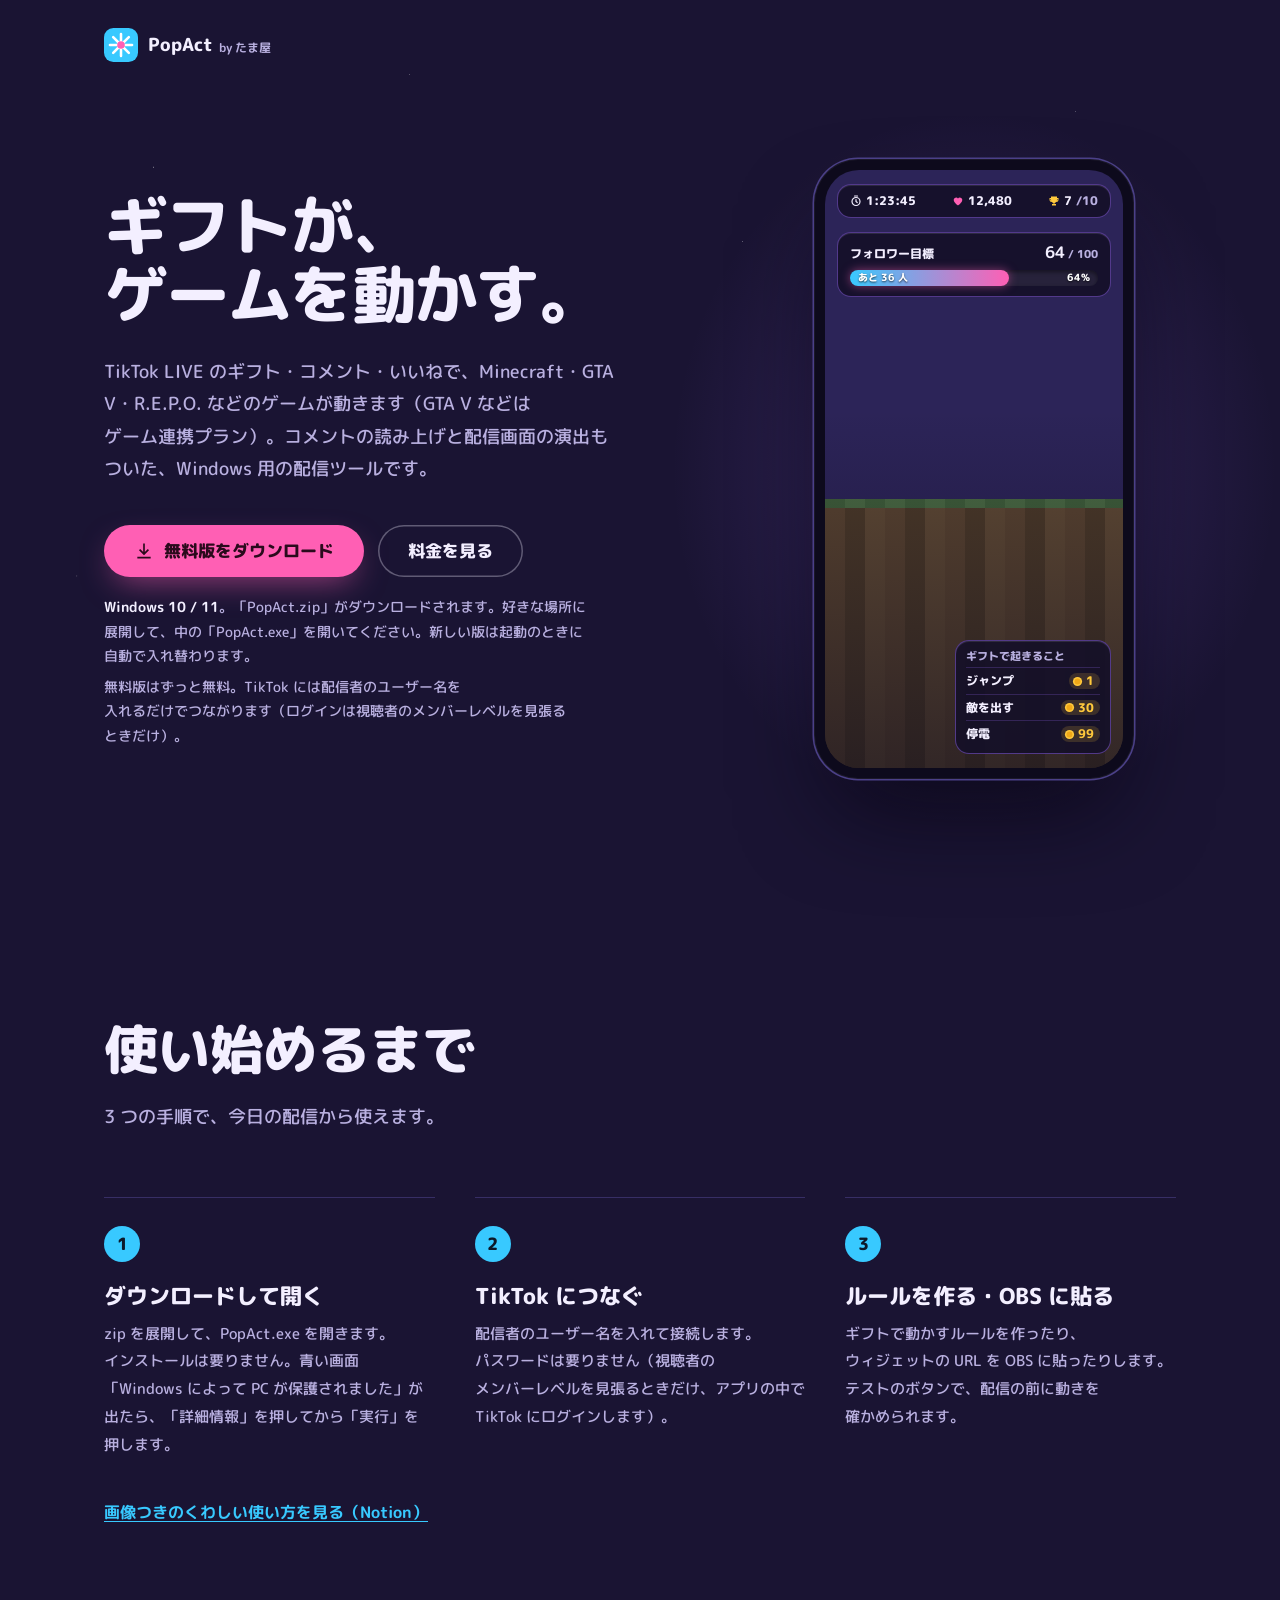
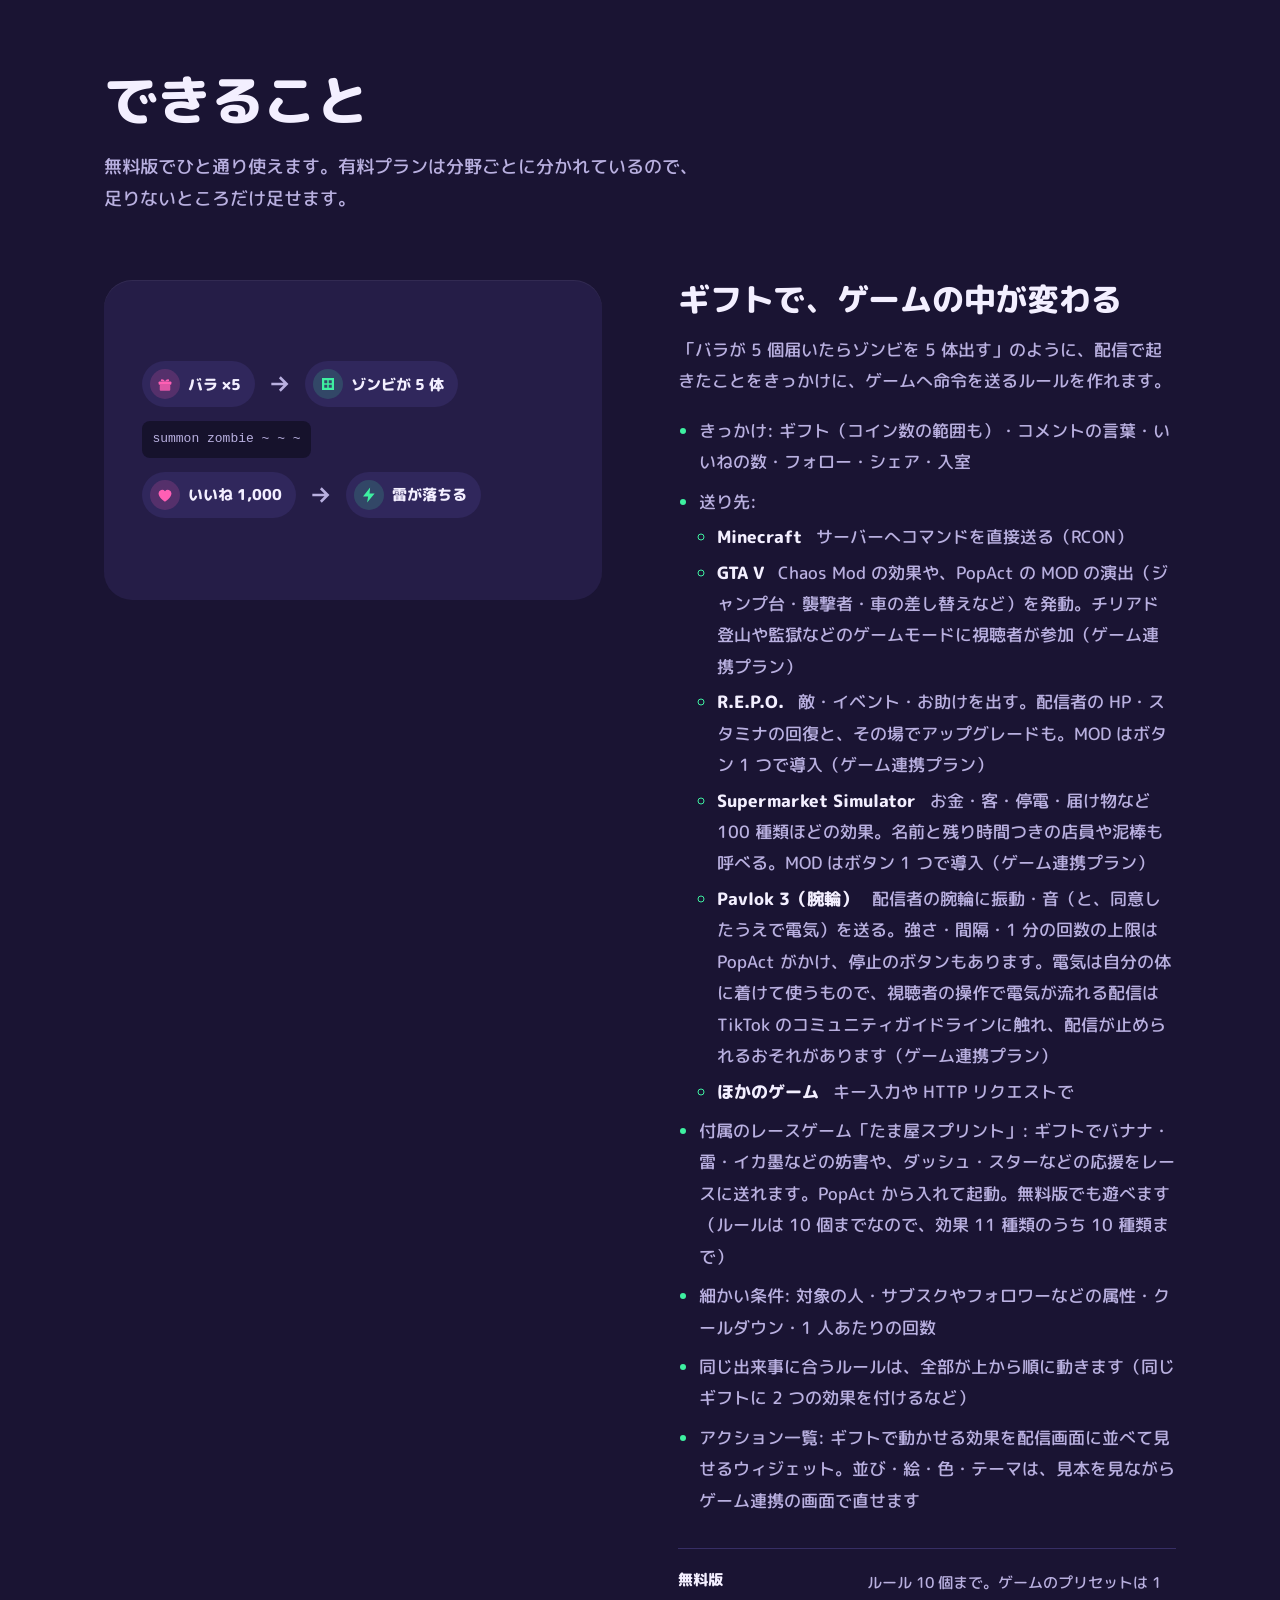
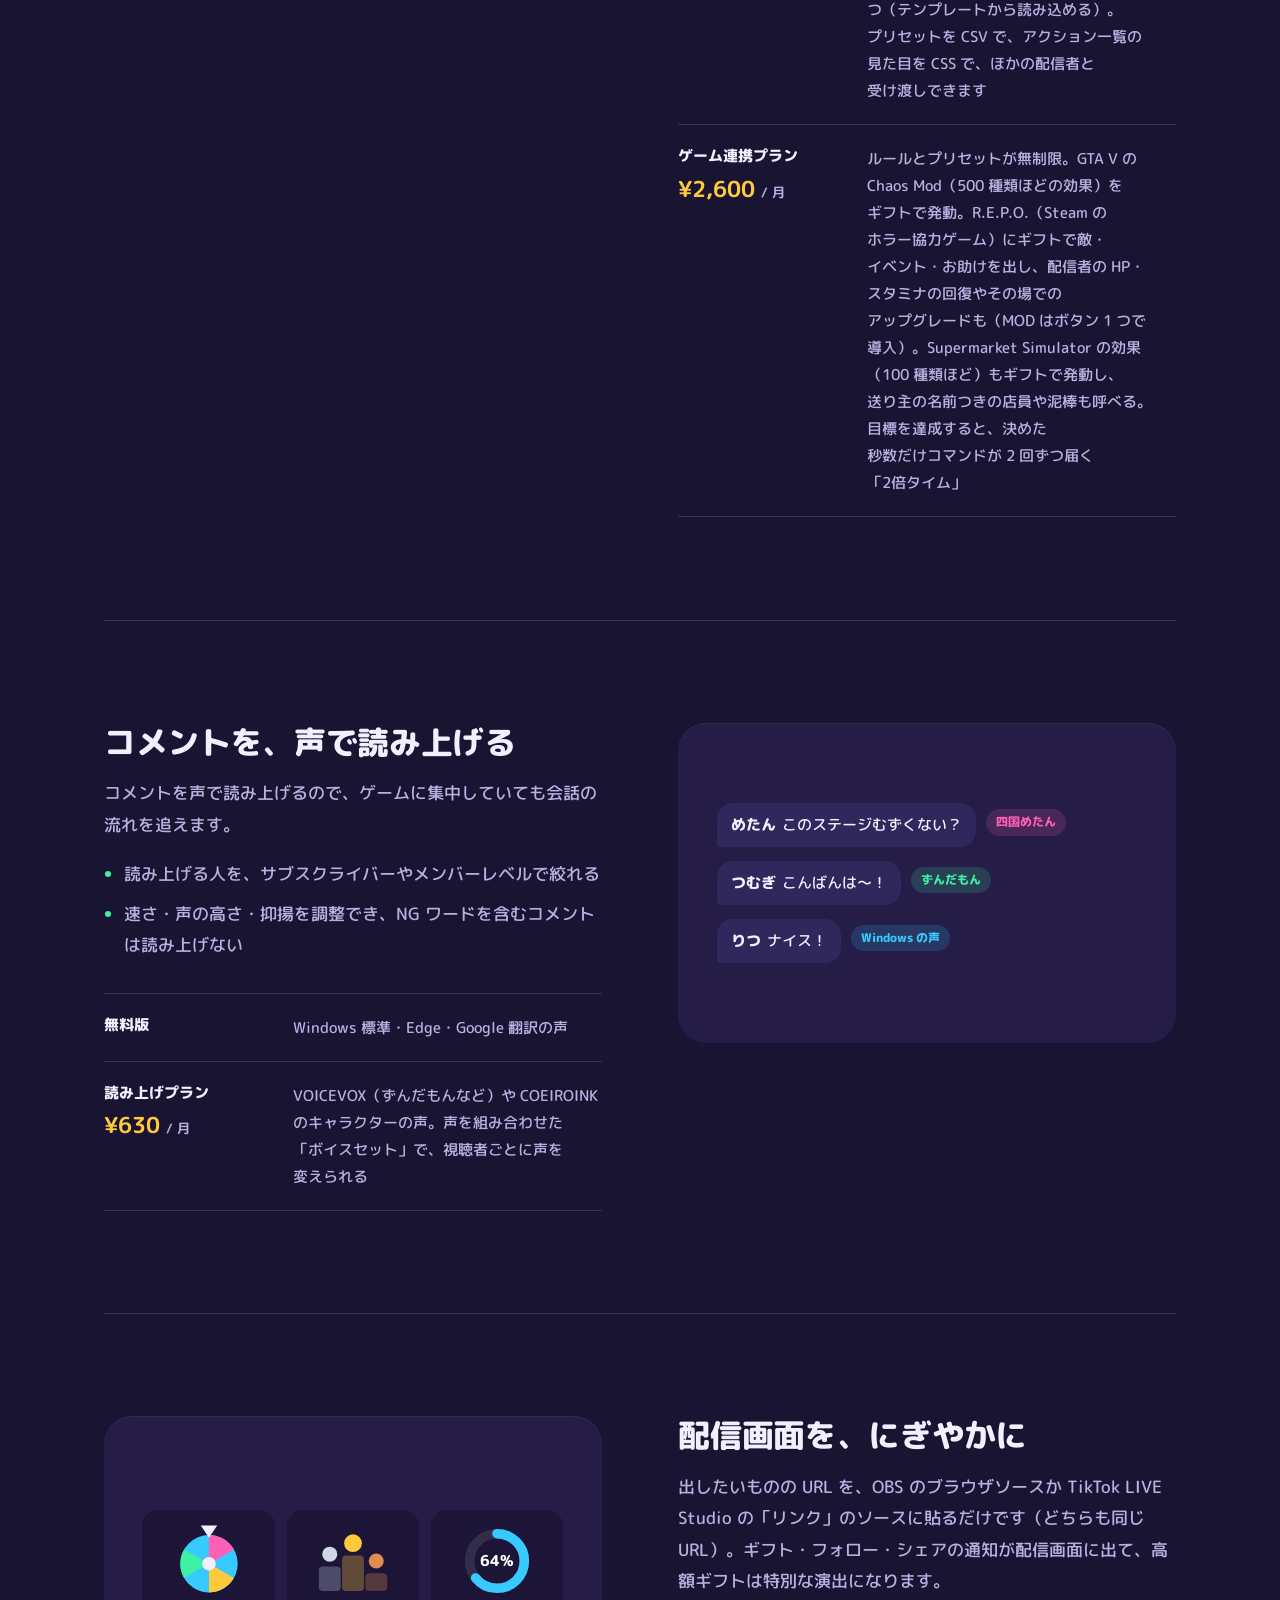
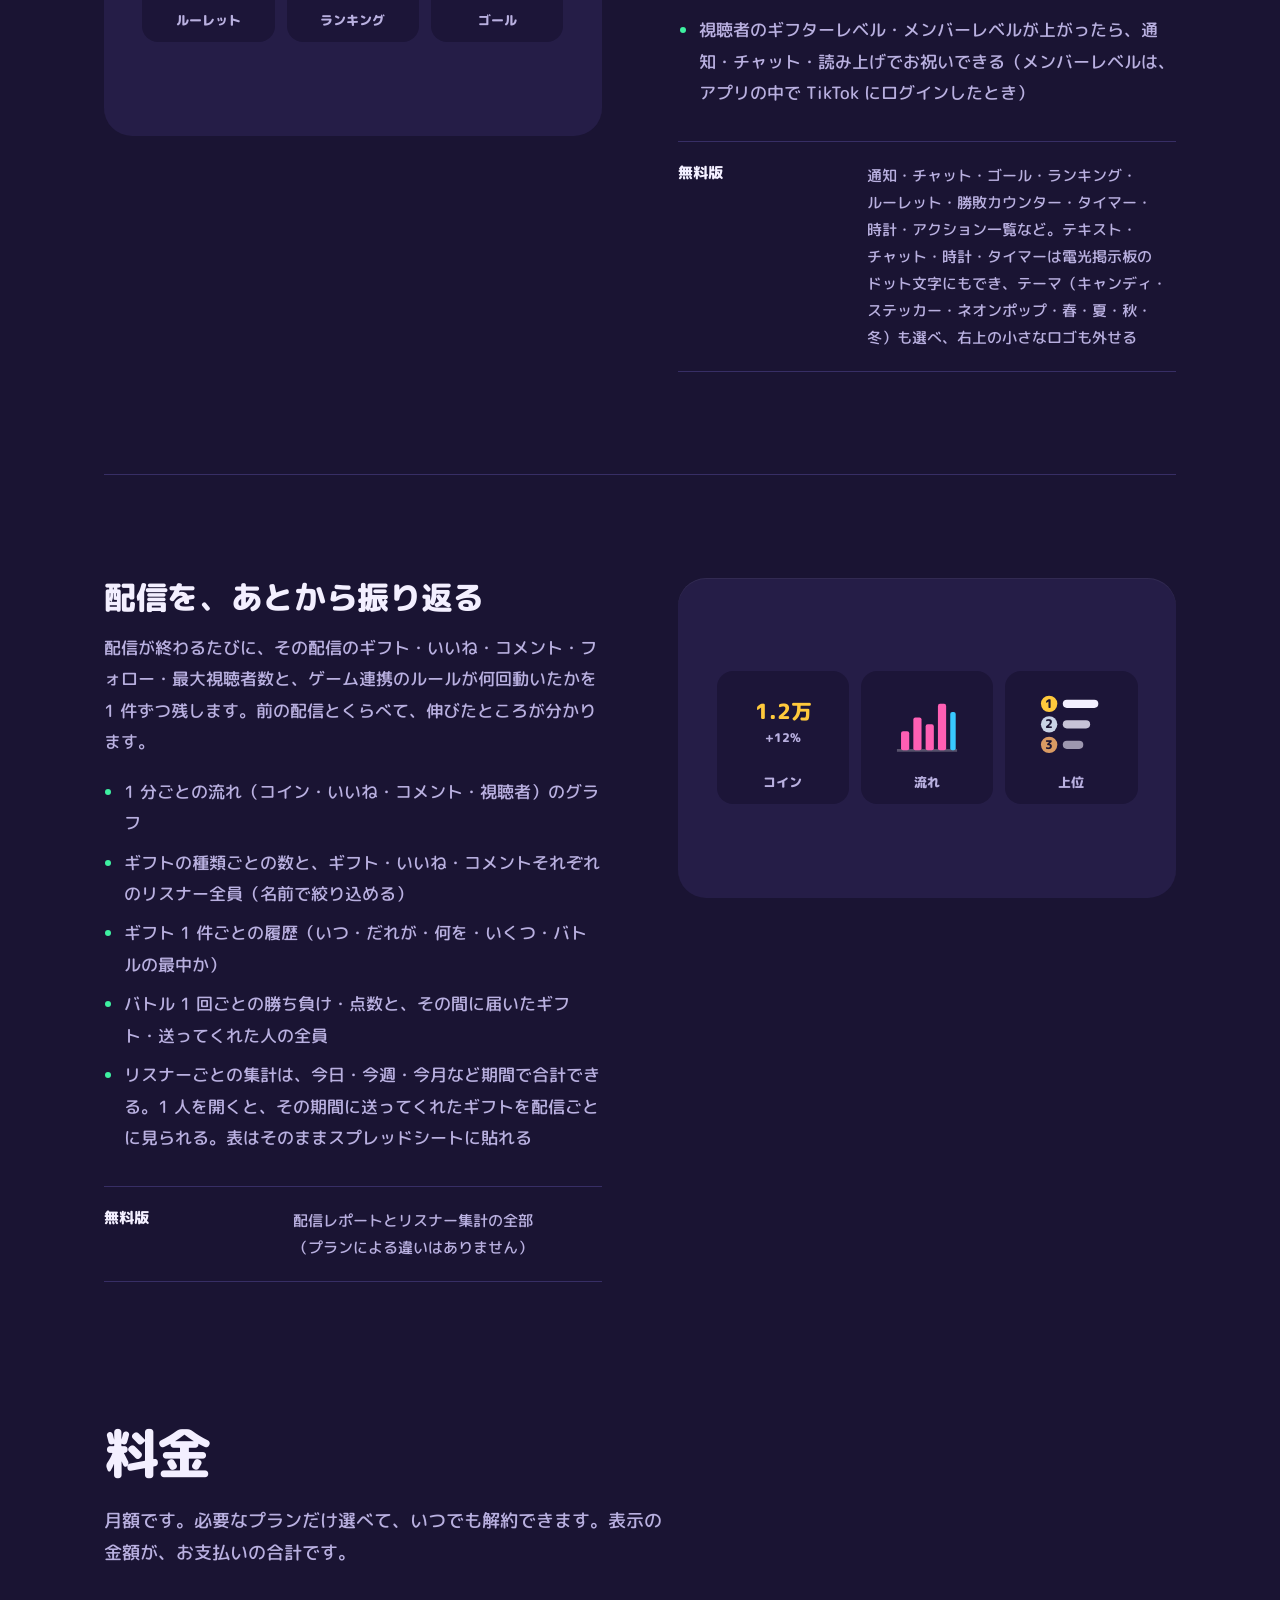
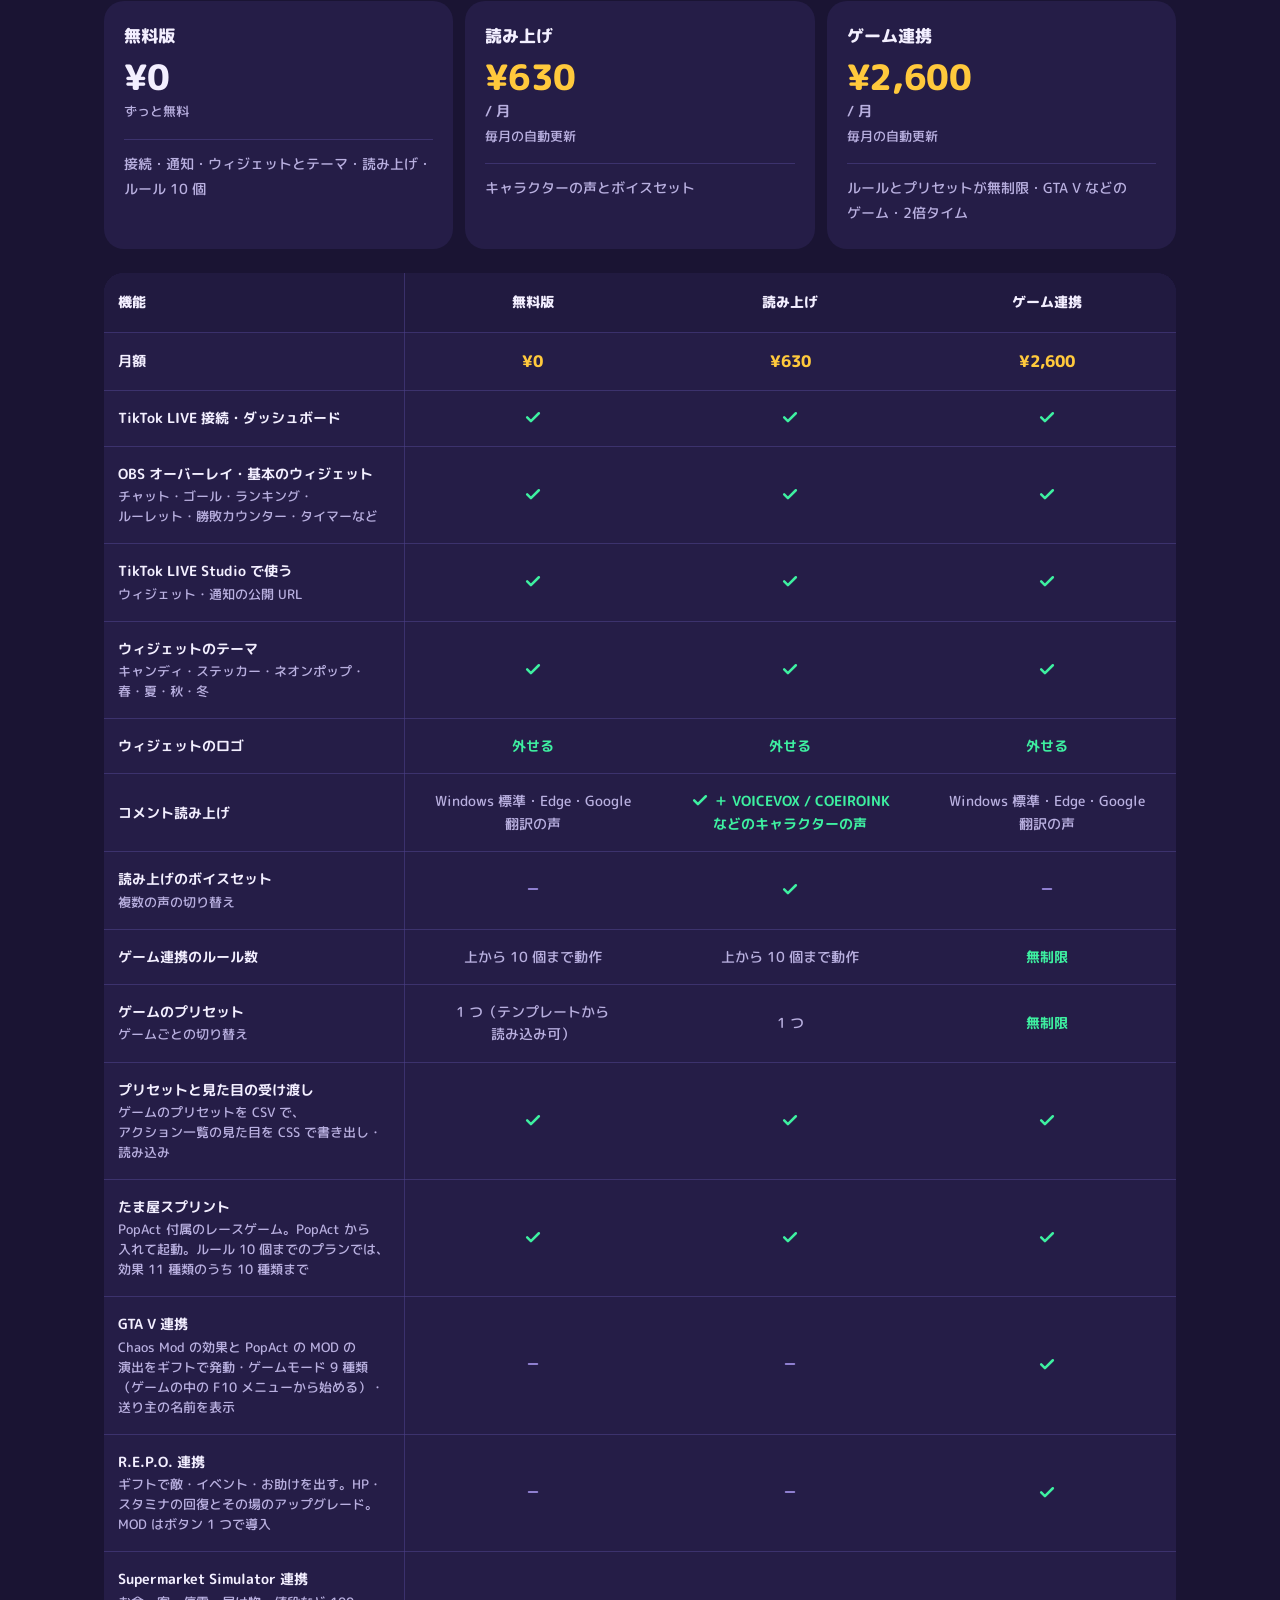
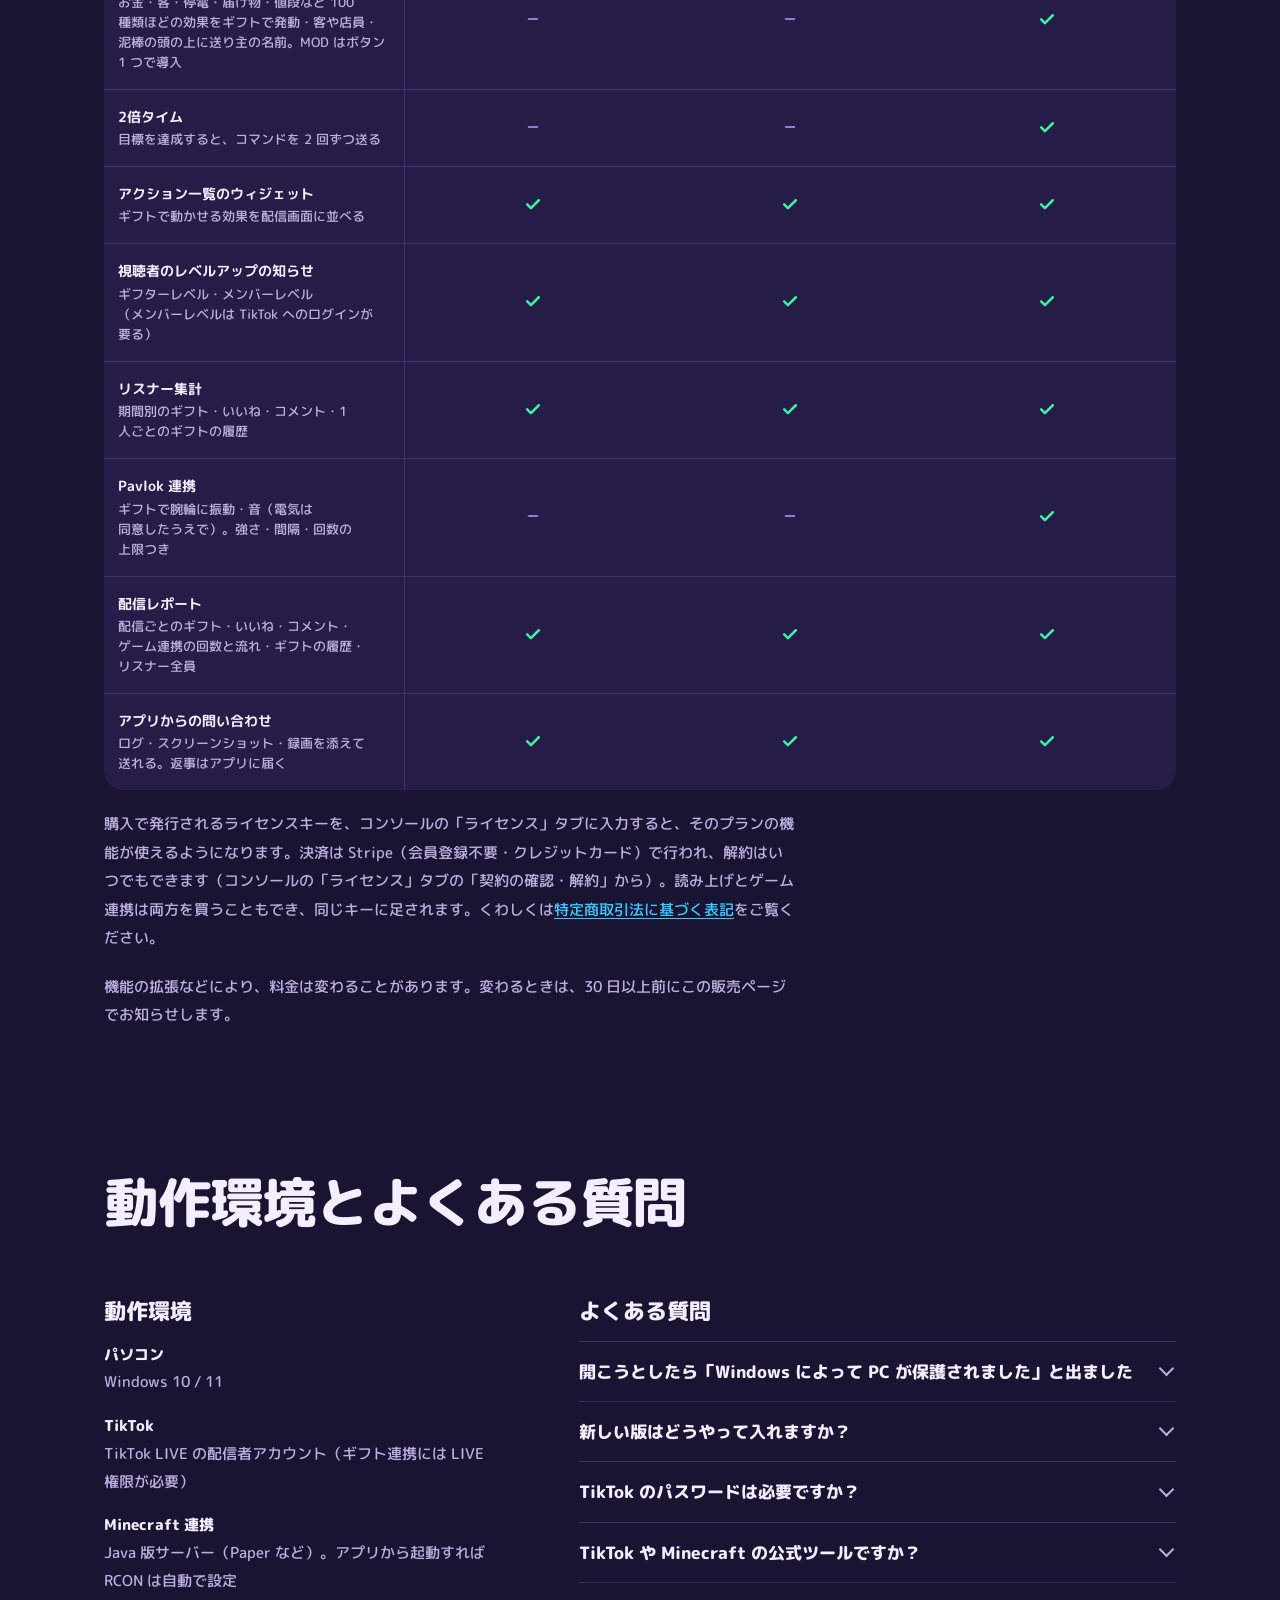
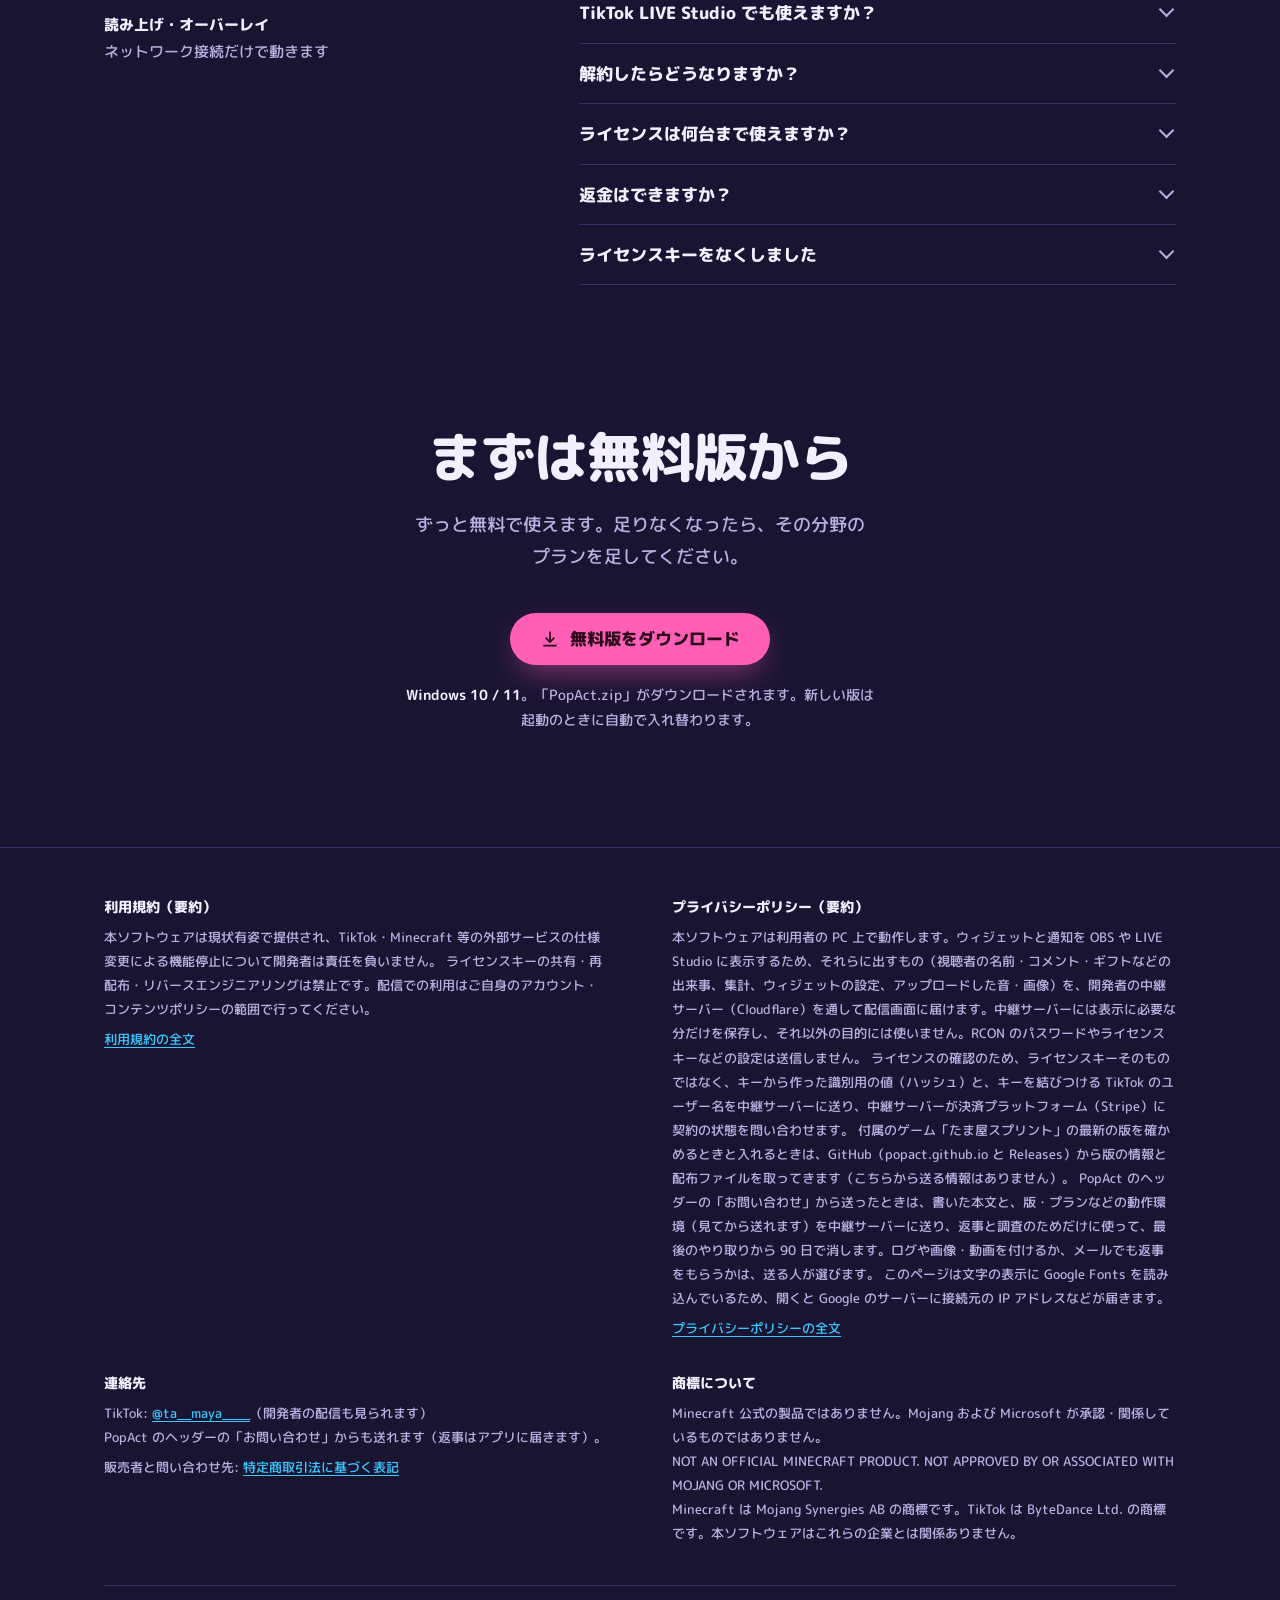
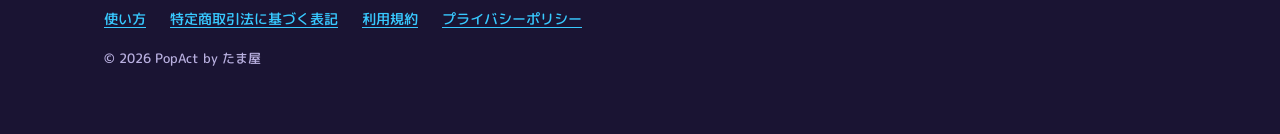
<file: index.html>
<!DOCTYPE html>
<html lang="ja">
<head>
<meta charset="utf-8">
<meta name="viewport" content="width=device-width, initial-scale=1">
<title>PopAct — TikTok LIVE をゲームとつなぐ配信ツール</title>
<meta name="description" content="TikTok LIVE のギフト・コメント・いいねで、Minecraft・GTA V・R.E.P.O. などのゲームが動く Windows 用の配信ツール。コメントの読み上げと配信画面の演出つき。無料版はずっと無料。">
<meta name="theme-color" content="#1a1433">
<link rel="icon" href="favicon.ico">
<!-- SNS で共有したときの見え方。og:image は 1200×630 の画像が無いので付けていない（作ったら https://popact.github.io/ からの絶対 URL で足し、twitter:card を summary_large_image にする） -->
<meta property="og:type" content="website">
<meta property="og:url" content="https://popact.github.io/">
<meta property="og:site_name" content="PopAct">
<meta property="og:locale" content="ja_JP">
<meta property="og:title" content="PopAct — ギフトが、ゲームを動かす。">
<meta property="og:description" content="TikTok LIVE のギフト・コメント・いいねで、Minecraft・GTA V・R.E.P.O. などのゲームが動く Windows 用の配信ツール。無料版はずっと無料。">
<meta name="twitter:card" content="summary">
<link rel="preconnect" href="https://fonts.googleapis.com">
<link rel="preconnect" href="https://fonts.gstatic.com" crossorigin>
<link href="https://fonts.googleapis.com/css2?family=M+PLUS+Rounded+1c:wght@500;700;800&display=swap" rel="stylesheet">
<style>
  /* 色は「夜空の花火」: アプリのダッシュボード・ウィジェットと同じ。ふつうの数字・名前は星明かり、金はコイン・値段・達成だけに使う */
  /* 見た目の値（文字の大きさ・余白・角の丸み・影・動き）はここに集める。
     1 画面に 1 つの主張: 大きな見出しと短い補足、たっぷりの余白。枠は意味のあるもの（セットの金・準備中）だけにし、ほかは地の色の差と細い線で区切る */
  :root {
    --night: #1a1433; --mist: #251d47; --mist2: #30275c; --line: #4b4088;
    --star: #f3efff; --smoke: #b9b0e0;
    --cyan: #38c9ff; --pink: #ff5fb4; --gold: #ffc93c; --mint: #3ef0a1;
    --hair: rgba(75, 64, 136, .6);
    /* 文字の大きさ（見出し・小見出し・本文・補足） */
    --fs-display: clamp(44px, 5vw, 72px);
    --fs-h2: clamp(32px, 4.2vw, 56px);
    --fs-h3: clamp(24px, 2.5vw, 34px);
    --fs-lead: clamp(17px, 1.4vw, 20px);
    --fs-body: 17px;
    --fs-small: 14px;
    /* 余白 */
    --wrap: 1120px;
    --gutter: 24px;
    --sp-section: clamp(96px, 11vw, 160px);
    --sp-head: 20px;
    --sp-block: clamp(40px, 5vw, 64px);
    /* 角の丸み・影 */
    --r-lg: 28px; --r-md: 20px; --r-sm: 14px;
    --shadow-deep: 0 48px 96px -24px rgba(5, 3, 15, .75);
    /* ボタン */
    --btn-h: 52px;
    /* 動き（できることの絵が画面に入ったときの 1 回だけ） */
    --ease: cubic-bezier(.2, .7, .2, 1);
    --dur: .7s;
    --rise: 14px;
    --stagger: 110ms;
  }
  * { box-sizing: border-box; margin: 0; padding: 0; }
  html { scroll-behavior: smooth; -webkit-text-size-adjust: 100%; }
  @media (prefers-reduced-motion: reduce) { html { scroll-behavior: auto; } }
  body { background: var(--night); color: var(--star); font-family: "M PLUS Rounded 1c", "Yu Gothic UI", "Hiragino Sans", sans-serif; font-weight: 500; font-size: var(--fs-body); line-height: 1.85; -webkit-font-smoothing: antialiased; }
  a { color: var(--cyan); text-underline-offset: .2em; }
  a:hover { color: #7ddbff; }
  /* フォーカスの輪は線だけを足す（角の丸みは要素のまま。丸いボタンは丸い輪になる） */
  :focus-visible { outline: 3px solid var(--cyan); outline-offset: 3px; }
  .wrap { max-width: var(--wrap); margin: 0 auto; padding: 0 var(--gutter); }
  /* 見出しは文節の途中で折らない（auto-phrase は日本語の文節で折る。使えないブラウザーはふつうの折り返し） */
  h1, h2, h3 { font-weight: 800; line-height: 1.25; word-break: auto-phrase; text-wrap: balance; }
  /* 画面には出さず、読み上げソフトには読ませる */
  .vh { position: absolute; width: 1px; height: 1px; margin: -1px; padding: 0; overflow: hidden; clip: rect(0 0 0 0); white-space: nowrap; border: 0; }
  h2 { font-size: var(--fs-h2); letter-spacing: -.02em; line-height: 1.16; }
  h3 { font-size: 22px; }
  .lead { color: var(--smoke); font-size: var(--fs-lead); line-height: 1.8; max-width: 34em; word-break: auto-phrase; text-wrap: pretty; }
  section { padding: var(--sp-section) 0 0; }
  section > .wrap > h2 + .lead { margin-top: var(--sp-head); }
  /* 冒頭のすぐ下は、冒頭の下の余白があるので少し詰める */
  #start { padding-top: clamp(64px, 7vw, 112px); }

  /* ---- 冒頭: 言いたいことと、動いている配信画面の見本（見本がページでいちばん目立つもの） ---- */
  .hero { position: relative; padding: 0 0 clamp(40px, 6vw, 88px); overflow: hidden;
    background-image: radial-gradient(1.5px 1.5px at 12% 18%, rgba(255,255,255,.55), transparent 60%), radial-gradient(1px 1px at 32% 8%, rgba(255,255,255,.4), transparent 60%),
      radial-gradient(1.5px 1.5px at 58% 26%, rgba(255,255,255,.35), transparent 60%), radial-gradient(1px 1px at 84% 12%, rgba(255,255,255,.5), transparent 60%),
      radial-gradient(1px 1px at 72% 44%, rgba(255,255,255,.3), transparent 60%), radial-gradient(1.5px 1.5px at 6% 62%, rgba(255,255,255,.3), transparent 60%); }
  .masthead { padding-top: 28px; }
  .brand { display: flex; align-items: center; gap: 10px; font-weight: 800; font-size: 18px; }
  .brand .by { font-size: 12px; font-weight: 700; color: var(--smoke, #b9b0e0); margin-left: -4px; align-self: flex-end; margin-bottom: 3px; }
  .brand svg { width: 34px; height: 34px; }
  /* 広い画面では 1 画面に冒頭だけを出す（下のセクションをのぞかせない） */
  .hero-grid { display: grid; grid-template-columns: minmax(0, 1.2fr) minmax(0, .8fr); gap: clamp(40px, 5vw, 80px); align-items: center; min-height: min(calc(100svh - 110px), 820px); padding-top: 24px; }
  .hero h1 { font-size: var(--fs-display); letter-spacing: -.03em; line-height: 1.08; }
  .hero .lead { margin-top: 28px; max-width: 30em; }
  .actions { display: flex; flex-wrap: wrap; align-items: center; gap: 12px 14px; margin-top: 40px; }
  .btn { display: inline-flex; align-items: center; justify-content: center; gap: 10px; min-height: var(--btn-h); padding: 0 30px; border-radius: 999px; background: var(--pink); color: #2a0a1c; font-weight: 800; font-size: 17px; text-decoration: none; box-shadow: 0 12px 32px -10px rgba(255, 95, 180, .6); transition: background-color .2s, transform .2s var(--ease); }
  .btn:hover { color: #2a0a1c; background: #ff7cc2; }
  .btn:active { transform: scale(.98); }
  .btn svg { width: 20px; height: 20px; }
  /* 2 つめの操作（料金を見る）: 同じ高さで、縁だけのボタン */
  .btn.ghost { background: transparent; color: var(--star); box-shadow: inset 0 0 0 1.5px rgba(243, 239, 255, .32); }
  .btn.ghost:hover { color: var(--star); background: rgba(243, 239, 255, .08); }
  .fine { margin-top: 18px; font-size: var(--fs-small); line-height: 1.75; color: var(--smoke); max-width: 36em; }
  .fine + .fine { margin-top: 6px; }
  .fine b { color: var(--star); font-weight: 700; }
  .nw { white-space: nowrap; }
  /* 短い文は文節で折る（「ませ / ん」のような 1 文字だけの行を出さない） */
  .fine, .step p, .tier, .ticket p, .spec dd { word-break: auto-phrase; }

  /* 見本の配信画面（TikTok LIVE は縦長）。奥に動かない淡い光を置いて浮かせる */
  .stage { position: relative; display: flex; justify-content: center; }
  .stage::before { content: ''; position: absolute; left: 50%; top: 50%; width: 150%; height: 115%; transform: translate(-50%, -50%); background: radial-gradient(closest-side, rgba(255, 95, 180, .2), rgba(155, 107, 255, .1) 55%, transparent); pointer-events: none; }
  .phone { position: relative; width: 320px; height: 620px; margin: 0 auto; border-radius: 44px; padding: 11px; background: #0d0a1c; box-shadow: 0 0 0 1.5px var(--line), inset 0 0 0 1px rgba(255, 255, 255, .06), var(--shadow-deep); }
  .screen { position: relative; width: 100%; height: 100%; border-radius: 34px; overflow: hidden;
    background: linear-gradient(#2c2458 0 55%, transparent 55%),
      repeating-linear-gradient(90deg, #3f5f3a 0 20px, #4a6b43 20px 40px) 0 55% / 100% 20px no-repeat,
      repeating-linear-gradient(90deg, #5a4430 0 20px, #4c3a28 20px 40px, #604a34 40px 60px), #4c3a28; }
  .screen::after { content: ''; position: absolute; inset: 0; background: linear-gradient(transparent 40%, rgba(13, 10, 28, .55)); pointer-events: none; }
  .w { position: absolute; z-index: 1; left: 12px; right: 12px; border-radius: 14px; background: rgba(21, 16, 41, .9); border: 1.5px solid rgba(155, 107, 255, .45); box-shadow: inset 0 1px 0 rgba(255, 255, 255, .1); font-size: 12px; line-height: 1.3; }
  .w-status { top: 14px; display: flex; justify-content: space-between; align-items: center; padding: 8px 12px; font-weight: 800; }
  .w-status span { display: inline-flex; align-items: center; gap: 4px; color: var(--star); font-variant-numeric: tabular-nums; }
  .w-status svg { width: 12px; height: 12px; }
  .w-status em { font-style: normal; color: var(--smoke); }
  .w-goal { top: 62px; padding: 9px 12px 10px; }
  .w-goal .t { display: flex; justify-content: space-between; align-items: baseline; font-weight: 800; margin-bottom: 7px; }
  .w-goal .t b { color: var(--star); font-size: 16px; font-variant-numeric: tabular-nums; }
  .w-goal .t small { color: var(--smoke); font-size: 11px; }
  .bar { position: relative; height: 16px; border-radius: 999px; background: rgba(255, 255, 255, .07); box-shadow: inset 0 2px 4px rgba(0, 0, 0, .45); }
  .bar i { position: absolute; left: 0; top: 0; bottom: 0; width: 64%; border-radius: 999px; background: linear-gradient(90deg, var(--cyan), var(--pink)); box-shadow: 0 0 10px rgba(255, 95, 180, .5); animation: fill 2.4s cubic-bezier(.2, .8, .3, 1) both; }
  .bar > span { position: absolute; left: 8px; right: 8px; top: 0; bottom: 0; display: flex; justify-content: space-between; align-items: center; font-size: 10px; font-weight: 800; color: #fff; text-shadow: 0 1px 2px rgba(0, 0, 0, .7); }
  @keyframes fill { from { width: 30%; } }
  /* 通知: 3 枚が順に出ては消える */
  .al { position: absolute; z-index: 2; left: 12px; bottom: 166px; display: flex; align-items: center; gap: 9px; max-width: calc(100% - 24px); padding: 6px 14px 6px 6px; border-radius: 16px; background: rgba(21, 16, 41, .94); border: 1.5px solid rgba(155, 107, 255, .45); font-size: 12px; line-height: 1.3; opacity: 0; animation: alert 9s infinite; }
  .al.a2 { animation-delay: 3s; } .al.a3 { animation-delay: 6s; }
  .al .av { width: 34px; height: 34px; flex: 0 0 auto; border-radius: 50%; display: flex; align-items: center; justify-content: center; background: rgba(255, 255, 255, .07); }
  .al .av svg { width: 20px; height: 20px; }
  .al b { font-weight: 800; }
  .al .l2 { color: var(--smoke); font-weight: 700; }
  .al .coin { display: inline-flex; align-items: center; gap: 3px; margin-left: 4px; padding: 0 6px 0 3px; border-radius: 999px; background: rgba(255, 201, 60, .16); color: var(--gold); font-weight: 800; font-variant-numeric: tabular-nums; }
  .al .coin svg { width: 11px; height: 11px; }
  .al.big { border: 2px solid var(--gold); background: linear-gradient(135deg, rgba(58, 26, 70, .97), rgba(28, 16, 52, .97)); box-shadow: 0 0 18px rgba(255, 201, 60, .5); }
  @keyframes alert { 0% { opacity: 0; transform: translateX(-16px) scale(.9); } 4% { opacity: 1; transform: none; } 30% { opacity: 1; transform: none; } 34%, 100% { opacity: 0; transform: translateY(6px); } }
  /* アクション一覧（どのギフトで何が起きるか。無料のウィジェット） */
  .w-acts { left: auto; right: 12px; bottom: 14px; width: 156px; padding: 8px 10px 6px; }
  .w-acts .t { font-weight: 800; color: var(--smoke); font-size: 11px; margin-bottom: 4px; }
  .w-acts .r { display: flex; justify-content: space-between; align-items: center; gap: 6px; padding: 5px 0; border-top: 1px solid rgba(155, 107, 255, .22); font-weight: 800; color: var(--star); }
  .w-acts .c { display: inline-flex; align-items: center; gap: 3px; padding: 0 6px 0 3px; border-radius: 999px; background: rgba(255, 201, 60, .16); color: var(--gold); font-variant-numeric: tabular-nums; }
  .w-acts .c svg { width: 11px; height: 11px; }
  @media (prefers-reduced-motion: reduce) {
    .bar i { animation: none; }
    .al { animation: none; } .al.a3 { opacity: 1; }
  }

  /* ---- 使い始めるまで（順番のある手順なので番号を付ける）。箱にせず、上の細い線で区切る ---- */
  .steps { display: grid; grid-template-columns: repeat(3, minmax(0, 1fr)); gap: 40px; margin-top: var(--sp-block); }
  .step { padding-top: 28px; border-top: 1px solid var(--hair); }
  .step .n { width: 36px; height: 36px; border-radius: 50%; display: flex; align-items: center; justify-content: center; background: var(--cyan); color: #0c1a2a; font-weight: 800; font-variant-numeric: tabular-nums; }
  .step h3 { font-size: 22px; margin-top: 20px; }
  .step p { color: var(--smoke); font-size: 15px; line-height: 1.85; margin-top: 10px; max-width: 34em; }
  /* 画像つきの取説（Notion）へのリンク。手順の下に 1 行だけ */
  .guide { margin-top: 40px; font-size: 16px; }
  .guide a { font-weight: 700; }

  /* ---- プランごとのできること ---- */
  /* 広い画面では絵を左右交互に置き、絵は長い文と一緒にスクロールして画面に残す（sticky） */
  .feat { display: grid; grid-template-columns: minmax(0, 1fr) minmax(0, 1fr); gap: clamp(40px, 6vw, 96px); align-items: start; padding: clamp(64px, 8vw, 112px) 0; }
  .feat + .feat { border-top: 1px solid var(--hair); }
  .feat:first-of-type { margin-top: var(--sp-block); padding-top: 0; }
  .feat:last-of-type { padding-bottom: 0; }
  .feat:nth-of-type(even) > .demo { order: 2; }
  .demo { position: sticky; top: 48px; border-radius: var(--r-lg); background: var(--mist); box-shadow: inset 0 1px 0 rgba(255, 255, 255, .06); padding: clamp(24px, 3vw, 40px); min-height: 320px; display: flex; flex-direction: column; justify-content: center; gap: 14px; }
  .feat h3 { font-size: var(--fs-h3); letter-spacing: -.01em; line-height: 1.2; }
  .feat p { color: var(--smoke); margin-top: 16px; }
  .feat ul { margin-top: 18px; padding-left: 1.2em; color: var(--smoke); }
  .feat ul:not(.games) > li + li { margin-top: 8px; }
  .feat li::marker { color: var(--mint); }
  /* 送り先のゲームごとの一覧: ゲームの名前を白で前に出す */
  .feat ul.games { margin-top: 4px; padding-left: 1.1em; list-style: circle; }
  .feat ul.games li + li { margin-top: 4px; }
  .feat ul.games b { color: var(--star); font-weight: 800; margin-right: .5em; }
  /* 無料版でできることと、プランで増えること。箱にせず細い線で区切った 2 行（左に名前と値段、右に中身） */
  .tiers { margin-top: 32px; border-top: 1px solid var(--hair); }
  .tier { display: grid; grid-template-columns: 11em minmax(0, 1fr); gap: 6px 24px; padding: 20px 0; border-bottom: 1px solid var(--hair); font-size: 15px; line-height: 1.8; color: var(--smoke); }
  .tier b { color: var(--star); font-size: 15px; font-weight: 800; line-height: 1.5; }
  .tier b .pr { display: block; margin-top: 4px; white-space: nowrap; color: var(--smoke); font-size: 13px; font-weight: 700; }
  .tier b em { font-style: normal; color: var(--gold); font-size: 22px; font-variant-numeric: tabular-nums; margin-right: 2px; }
  /* ゲーム連携の絵: ギフト → ゲームの中の出来事 */
  .rule { display: flex; align-items: center; gap: 12px; flex-wrap: wrap; }
  .chip { display: inline-flex; align-items: center; gap: 8px; padding: 8px 14px 8px 8px; border-radius: 999px; background: var(--mist2); font-weight: 800; font-size: 15px; font-variant-numeric: tabular-nums; }
  .chip .ic { width: 30px; height: 30px; border-radius: 50%; display: flex; align-items: center; justify-content: center; background: rgba(255, 95, 180, .18); color: var(--pink); }
  .chip .ic.game { background: rgba(62, 240, 161, .16); color: var(--mint); }
  .chip .ic svg { width: 18px; height: 18px; }
  .arrow { width: 26px; height: 26px; color: var(--smoke); flex: 0 0 auto; }
  code { font-family: Consolas, "Cascadia Mono", monospace; font-size: 13px; color: var(--smoke); background: rgba(13, 10, 28, .6); padding: 6px 10px; border-radius: 8px; display: inline-block; align-self: flex-start; }
  /* 読み上げの絵: コメントと、読み上げる声 */
  .say { display: flex; align-items: flex-start; gap: 10px; }
  .say .bubble { padding: 8px 14px; border-radius: 16px 16px 16px 4px; background: var(--mist2); font-size: 15px; }
  .say .bubble b { color: var(--star); font-weight: 800; margin-right: .4em; }
  .voice { flex: 0 0 auto; margin-top: 6px; padding: 2px 10px; border-radius: 999px; font-size: 12px; font-weight: 800; background: rgba(62, 240, 161, .16); color: var(--mint); }
  .voice.p { background: rgba(255, 95, 180, .16); color: var(--pink); }
  .voice.c { background: rgba(56, 201, 255, .16); color: var(--cyan); }
  /* ウィジェットの絵: 並べた小さな見本 */
  .tiles { display: grid; grid-template-columns: repeat(3, minmax(0, 1fr)); gap: 12px; }
  .tile { aspect-ratio: 1; border-radius: 16px; background: #1c1538; display: flex; flex-direction: column; align-items: center; justify-content: center; gap: 6px; font-size: 13px; font-weight: 800; color: var(--smoke); }
  .tile svg { width: 62%; height: auto; }
  /* できることの絵: 画面に入ったときに、中の部品を順に出す（1 回だけ）。下のスクリプトが html に .rv を付けたときだけ隠すので、
     スクリプトが動かないときや、動きを減らす設定（.rv を付けない）では初めから全部出ている */
  .rv .demo [data-i] { opacity: 0; transform: translateY(var(--rise)); transition: opacity var(--dur) var(--ease), transform var(--dur) var(--ease); transition-delay: calc(var(--i, 0) * var(--stagger)); }
  .rv .demo.in [data-i] { opacity: 1; transform: none; }

  /* ---- 締め ---- */
  .closing { text-align: center; }
  .closing .lead { margin: var(--sp-head) auto 0; }
  .closing .actions { justify-content: center; }
  .closing .fine { margin-left: auto; margin-right: auto; }

  /* ---- 料金 ---- */
  .tickets { display: grid; grid-template-columns: repeat(3, minmax(0, 1fr)); gap: 12px; margin-top: 32px; }
  .ticket { border-radius: var(--r-md); background: var(--mist); padding: 24px 20px; display: flex; flex-direction: column; gap: 6px; }
  .ticket h3 { font-size: 17px; }
  .ticket .yen { margin-top: 6px; font-size: clamp(30px, 2.7vw, 38px); font-weight: 800; color: var(--gold); line-height: 1.1; letter-spacing: -.01em; font-variant-numeric: tabular-nums; }
  /* 「/ 月」は札の幅が狭いと折れるので、いつも値段の下の行に置く */
  .ticket .yen small { display: block; margin-top: 6px; font-size: 14px; line-height: 1.3; letter-spacing: 0; color: var(--smoke); font-weight: 700; }
  .ticket p { font-size: 14px; color: var(--smoke); line-height: 1.75; }
  .ticket p.ex { margin-top: -2px; font-size: 13px; font-variant-numeric: tabular-nums; }
  .ticket p:last-child { margin-top: 10px; padding-top: 12px; border-top: 1px solid var(--hair); }
  .ticket.free .yen { color: var(--star); }
  .ticket.set { background: linear-gradient(160deg, #3a1a46, var(--mist) 60%); box-shadow: inset 0 0 0 2px var(--gold), 0 24px 56px -24px rgba(255, 201, 60, .4); }
  /* position: relative は、表の中の見えない文字（.vh）の基準をこの枠にするため（無いとページ全体が横に広がる） */
  .table-wrap { position: relative; margin-top: 24px; overflow-x: auto; border-radius: var(--r-md); background: var(--mist); }
  /* 左の列（機能の名前）は横に動かしても残す（sticky）。sticky の線が消えないよう border-collapse は separate。
     プランの 5 列は同じ幅にして、値を真ん中にそろえる */
  table { width: 100%; min-width: 820px; table-layout: fixed; border-collapse: separate; border-spacing: 0; background: var(--mist); }
  th, td { padding: 16px 14px; border-bottom: 1px solid var(--hair); text-align: center; font-size: 14px; line-height: 1.6; vertical-align: middle; word-break: auto-phrase; }
  tbody tr:last-child > * { border-bottom: none; }
  thead th { color: var(--star); font-weight: 800; font-size: 14px; background: #211a40; padding-top: 18px; padding-bottom: 18px; }
  thead th:first-child { width: 28%; text-align: left; }
  th[scope="row"] { text-align: left; color: var(--star); font-weight: 700; background: var(--mist); }
  th[scope="row"] small { display: block; margin-top: 2px; color: var(--smoke); font-weight: 500; font-size: 12.5px; line-height: 1.6; }
  thead th:first-child, th[scope="row"] { position: sticky; left: 0; z-index: 1; box-shadow: 1px 0 0 var(--hair); }
  td { color: var(--smoke); }
  td.yen { color: var(--gold); font-weight: 800; font-size: 16px; font-variant-numeric: tabular-nums; }
  td.yen small { display: block; color: var(--smoke); font-weight: 500; font-size: 12.5px; }
  td.ok { color: var(--mint); font-weight: 700; }
  td.ng { color: #8f7fd0; }
  .mk { width: 20px; height: 20px; vertical-align: -4px; }
  .note { color: var(--smoke); font-size: 15px; line-height: 1.9; margin-top: 20px; max-width: 46em; }
  /* 有料プランの販売が始まるまでの案内（始まったら外す） */
  .soon { display: flex; align-items: center; gap: 12px; margin-top: 32px; padding: 14px 18px; border-radius: var(--r-sm); background: rgba(255, 95, 180, .1); box-shadow: inset 0 0 0 1px rgba(255, 95, 180, .45); font-weight: 700; }
  .soon b { flex: 0 0 auto; padding: 2px 12px; border-radius: 999px; background: var(--pink); color: #2a0a1c; font-size: 14px; }
  .soon span { color: var(--star); }

  /* ---- 動作環境・よくある質問 ---- */
  .two { display: grid; grid-template-columns: minmax(0, .8fr) minmax(0, 1.2fr); gap: clamp(40px, 6vw, 96px); margin-top: var(--sp-block); }
  .two h3 { font-size: 22px; margin-bottom: 16px; }
  .spec { color: var(--smoke); font-size: 15px; }
  .spec dt { color: var(--star); font-weight: 800; margin-top: 16px; }
  .spec dt:first-child { margin-top: 0; }
  /* よくある質問: 箱にせず、細い線で区切った一覧。右の印は開くと回る（押したときだけの動き） */
  details { border-bottom: 1px solid var(--hair); }
  details:first-of-type { border-top: 1px solid var(--hair); }
  summary { list-style: none; cursor: pointer; font-weight: 800; display: flex; align-items: center; justify-content: space-between; gap: 16px; min-height: 56px; padding: 14px 4px 14px 0; }
  summary::-webkit-details-marker { display: none; }
  summary::after { content: ''; flex: 0 0 auto; width: 9px; height: 9px; border-right: 2px solid var(--smoke); border-bottom: 2px solid var(--smoke); transform: translateY(-3px) rotate(45deg); transition: transform .3s var(--ease); }
  summary:hover::after { border-color: var(--star); }
  details[open] > summary::after { transform: translateY(2px) rotate(-135deg); }
  details p { color: var(--smoke); font-size: 15px; margin-top: -2px; padding-bottom: 20px; max-width: 40em; }
  @media (prefers-reduced-motion: reduce) { summary::after, .btn { transition: none; } }

  footer { margin-top: clamp(80px, 9vw, 128px); padding: 48px 0 64px; border-top: 1px solid var(--hair); color: var(--smoke); font-size: 13px; line-height: 1.85; }
  footer .cols { display: grid; grid-template-columns: repeat(2, minmax(0, 1fr)); gap: 32px 64px; }
  footer h2 { font-size: 14px; line-height: 1.5; color: var(--star); margin-bottom: 8px; letter-spacing: 0; }
  footer .more { margin-top: 6px; }
  footer .legal { margin-top: 40px; padding-top: 20px; border-top: 1px solid var(--hair); }
  footer .legal ul { list-style: none; display: flex; flex-wrap: wrap; gap: 8px 24px; font-size: 14px; }
  footer .copy { margin-top: 14px; }

  @media (max-width: 860px) {
    .hero-grid, .feat, .two, footer .cols, .steps { grid-template-columns: minmax(0, 1fr); }
    .hero-grid { min-height: 0; gap: 56px; padding-top: 40px; }
    .feat { gap: 32px; }
    .feat:nth-of-type(even) > .demo { order: 0; }
    .demo { position: static; min-height: 0; }
    .steps { gap: 32px; }
    .tickets { grid-template-columns: repeat(2, minmax(0, 1fr)); }
    .ticket:last-child:nth-child(odd) { grid-column: 1 / -1; }
    /* 比較表: 固定する左の列を細くして、右の列が見える幅を残す */
    thead th:first-child { width: 10em; }
    th[scope="row"] { padding: 14px 12px; word-break: auto-phrase; }
    /* 1 列のときは画面の幅に合わせる（幅 320px でも「ゲームを動かす。」が 1 行に収まる） */
    .hero h1 { font-size: clamp(34px, 10.5vw, 64px); }
  }
  @media (max-width: 520px) {
    .tier { grid-template-columns: minmax(0, 1fr); }
    .soon { flex-direction: column; align-items: flex-start; gap: 8px; }
  }
  @media (max-width: 420px) {
    :root { --gutter: 16px; }
    .phone { width: 300px; height: 580px; border-radius: 40px; }
    .screen { border-radius: 30px; }
    .tickets { grid-template-columns: minmax(0, 1fr); }
    .actions .btn { flex: 1 1 100%; }
  }
  @media (max-width: 350px) {
    .phone { width: 270px; height: 522px; }
  }
</style>
</head>
<body>

<header class="hero">
<div class="wrap masthead">
  <div class="brand">
    <svg viewBox="0 0 40 40" aria-hidden="true"><rect width="40" height="40" rx="11" fill="#38c9ff"/><g stroke="#fff" stroke-width="3" stroke-linecap="round"><path d="M20 20 20 7M20 20l9.2-9.2M20 20h13M20 20l9.2 9.2M20 20v13M20 20l-9.2 9.2M20 20H7M20 20l-9.2-9.2"/></g><circle cx="20" cy="20" r="4.5" fill="#ff5fb4"/></svg>
    PopAct <span class="by">by たま屋</span>
  </div>
</div>
<div class="wrap hero-grid">
  <div>
    <h1>ギフトが、<br>ゲームを動かす。</h1>
    <p class="lead">TikTok LIVE のギフト・コメント・いいねで、Minecraft・GTA V・R.E.P.O. などのゲームが動きます（GTA V などはゲーム連携プラン）。コメントの読み上げと配信画面の演出もついた、Windows 用の配信ツールです。</p>
    <!-- ダウンロードは Releases の Latest の PopAct.zip（中のフォルダは PopAct/。build-package.js が作り、tools/release-app.mjs が上げる）を直接落とす。
         同じ版の PopAct-<版>.zip は自動更新の係が使う（名前を変えられない）ので、案内しない。
         たま屋スプリントや MOD の版を Releases に出すときは「Latest」にしない（gh release create … --latest=false）。Latest になると、このボタンが 404 になる -->
    <div class="actions">
      <a class="btn" href="https://github.com/popact/popact.github.io/releases/latest/download/PopAct.zip" aria-describedby="dl-note">
        <svg viewBox="0 0 24 24" aria-hidden="true"><path fill="currentColor" d="M11 3h2v10.2l3.6-3.6 1.4 1.4-6 6-6-6 1.4-1.4 3.6 3.6zM4 19h16v2H4z"/></svg>無料版をダウンロード</a>
      <a class="btn ghost" href="#pricing">料金を見る</a>
    </div>
    <p class="fine" id="dl-note"><b>Windows 10 / 11</b>。<span class="nw">「PopAct.zip」</span>がダウンロードされます。好きな場所に展開して、中の<span class="nw">「PopAct.exe」</span>を開いてください。新しい版は起動のときに自動で入れ替わります。</p>
    <p class="fine">無料版はずっと無料。TikTok には配信者のユーザー名を入れるだけでつながります（ログインは視聴者のメンバーレベルを見張るときだけ）。</p>
  </div>

  <div class="stage">
  <div class="phone" role="img" aria-label="配信画面の見本: ステータスバー、フォロワー目標のバー、ギフトの通知、ギフトで起きることの一覧">
    <div class="screen">
      <div class="w w-status">
        <span><svg viewBox="0 0 24 24" aria-hidden="true"><circle cx="12" cy="13" r="8" fill="none" stroke="currentColor" stroke-width="2.4"/><path d="M12 9v4l2.5 2M9 2h6" stroke="currentColor" stroke-width="2.4" fill="none" stroke-linecap="round"/></svg>1:23:45</span>
        <span><svg viewBox="0 0 24 24" aria-hidden="true"><path fill="#ff5fb4" d="M12 21s-8.6-5.4-8.6-11.4A4.8 4.8 0 0 1 12 7a4.8 4.8 0 0 1 8.6 2.6C20.6 15.6 12 21 12 21z"/></svg>12,480</span>
        <span><svg viewBox="0 0 24 24" aria-hidden="true"><path fill="#ffc93c" d="M6 3h12v3h3v3a5 5 0 0 1-5 5 5 5 0 0 1-3 2v2h3v3H8v-3h3v-2a5 5 0 0 1-3-2 5 5 0 0 1-5-5V6h3zm0 5H5v1a3 3 0 0 0 1.4 2.5A7 7 0 0 1 6 9zm12 0v1a7 7 0 0 1-.4 2.5A3 3 0 0 0 19 9V8z"/></svg>7<em>/10</em></span>
      </div>
      <div class="w w-goal">
        <div class="t">フォロワー目標<span><b>64</b><small> / 100</small></span></div>
        <div class="bar"><i></i><span><span>あと 36 人</span><span>64%</span></span></div>
      </div>

      <div class="al"><div class="av" style="color:#3ef0a1;background:rgba(62,240,161,.15)"><svg viewBox="0 0 24 24" aria-hidden="true" fill="currentColor"><circle cx="9" cy="8" r="4.2"/><path d="M1.8 20.5a7.2 7.2 0 0 1 14.4 0z"/><path d="M18.2 6.8h1.7v2.7h2.7v1.7h-2.7v2.7h-1.7v-2.7h-2.7V9.5h2.7z"/></svg></div><div><b>つむぎ</b> さんがフォロー！</div></div>
      <div class="al a2"><div class="av" style="box-shadow:0 0 0 2px rgba(255,95,180,.55);color:#fff"><svg viewBox="0 0 24 24" aria-hidden="true"><rect x="3.5" y="8.6" width="17" height="4.4" rx="1.2" fill="#ff5fb4"/><rect x="5" y="13" width="14" height="8" rx="1.2" fill="#ff8fca"/><path fill="#fff" d="M12 8.6c-1.6-3.4-5.6-3.6-5.6-1.3 0 1.3 1.9 1.3 5.6 1.3zm0 0c1.6-3.4 5.6-3.6 5.6-1.3 0 1.3-1.9 1.3-5.6 1.3z"/></svg></div><div><b>ずんだもん</b> さんから<div class="l2">バラ ×5<span class="coin"><svg viewBox="0 0 24 24" aria-hidden="true"><circle cx="12" cy="12" r="10" fill="#ffc93c"/><circle cx="12" cy="12" r="6.5" fill="#f0a818"/></svg>5</span></div></div></div>
      <div class="al a3 big"><div class="av" style="box-shadow:0 0 0 2px rgba(255,201,60,.85)"><svg viewBox="0 0 24 24" aria-hidden="true"><path fill="#ffc93c" d="M12 2.4l2.9 6.4 7 .8-5.2 4.7 1.4 6.9L12 17.7l-6.1 3.5 1.4-6.9L2.1 9.6l7-.8z"/></svg></div><div><b>たまや</b> さんから<div class="l2">ギャラクシー ×1<span class="coin"><svg viewBox="0 0 24 24" aria-hidden="true"><circle cx="12" cy="12" r="10" fill="#ffc93c"/><circle cx="12" cy="12" r="6.5" fill="#f0a818"/></svg>1,000</span></div></div></div>

      <div class="w w-acts">
        <div class="t">ギフトで起きること</div>
        <div class="r">ジャンプ<span class="c"><svg viewBox="0 0 24 24" aria-hidden="true"><circle cx="12" cy="12" r="10" fill="#ffc93c"/><circle cx="12" cy="12" r="6.5" fill="#f0a818"/></svg>1</span></div>
        <div class="r">敵を出す<span class="c"><svg viewBox="0 0 24 24" aria-hidden="true"><circle cx="12" cy="12" r="10" fill="#ffc93c"/><circle cx="12" cy="12" r="6.5" fill="#f0a818"/></svg>30</span></div>
        <div class="r">停電<span class="c"><svg viewBox="0 0 24 24" aria-hidden="true"><circle cx="12" cy="12" r="10" fill="#ffc93c"/><circle cx="12" cy="12" r="6.5" fill="#f0a818"/></svg>99</span></div>
      </div>
    </div>
  </div>
  </div>
</div>
</header>

<main>
<section id="start">
<div class="wrap">
  <h2>使い始めるまで</h2>
  <p class="lead">3 つの手順で、今日の配信から使えます。</p>
  <div class="steps">
    <div class="step"><span class="n">1</span><h3>ダウンロードして開く</h3><p>zip を展開して、PopAct.exe を開きます。インストールは要りません。青い画面「Windows によって PC が保護されました」が出たら、「詳細情報」を押してから「実行」を押します。</p></div>
    <div class="step"><span class="n">2</span><h3>TikTok につなぐ</h3><p>配信者のユーザー名を入れて接続します。パスワードは要りません（視聴者のメンバーレベルを見張るときだけ、アプリの中で TikTok にログインします）。</p></div>
    <div class="step"><span class="n">3</span><h3>ルールを作る・OBS に貼る</h3><p>ギフトで動かすルールを作ったり、ウィジェットの URL を OBS に貼ったりします。テストのボタンで、配信の前に動きを確かめられます。</p></div>
  </div>
  <p class="guide"><a href="https://mellow-bathroom-6ab.notion.site/PopAct-4178aa71e4d58106a2e4e31cf1bd6c8f" target="_blank" rel="noopener">画像つきのくわしい使い方を見る（Notion）</a></p>
</div>
</section>

<section id="features">
<div class="wrap">
  <h2>できること</h2>
  <p class="lead">無料版でひと通り使えます。有料プランは分野ごとに分かれているので、足りないところだけ足せます。</p>

  <div class="feat">
    <div class="demo" aria-hidden="true">
      <div class="rule">
        <span class="chip"><span class="ic"><svg viewBox="0 0 24 24"><rect x="3.5" y="8.6" width="17" height="4.4" rx="1.2" fill="currentColor"/><rect x="5" y="13" width="14" height="8" rx="1.2" fill="currentColor" opacity=".8"/><path fill="currentColor" d="M12 8.6c-1.6-3.4-5.6-3.6-5.6-1.3 0 1.3 1.9 1.3 5.6 1.3zm0 0c1.6-3.4 5.6-3.6 5.6-1.3 0 1.3-1.9 1.3-5.6 1.3z"/></svg></span>バラ ×5</span>
        <svg class="arrow" viewBox="0 0 24 24"><path fill="currentColor" d="M4 10.8h11.2L11 6.6l1.7-1.7L19.8 12l-7.1 7.1L11 17.4l4.2-4.2H4z"/></svg>
        <span class="chip"><span class="ic game"><svg viewBox="0 0 24 24"><path fill="currentColor" d="M4 4h16v16H4zm3 3v4h4V7zm6 0v4h4V7zm-6 6v4h4v-4zm6 0v4h4v-4z"/></svg></span>ゾンビが 5 体</span>
      </div>
      <code>summon zombie ~ ~ ~</code>
      <div class="rule">
        <span class="chip"><span class="ic"><svg viewBox="0 0 24 24"><path fill="currentColor" d="M12 21s-8.6-5.4-8.6-11.4A4.8 4.8 0 0 1 12 7a4.8 4.8 0 0 1 8.6 2.6C20.6 15.6 12 21 12 21z"/></svg></span>いいね 1,000</span>
        <svg class="arrow" viewBox="0 0 24 24"><path fill="currentColor" d="M4 10.8h11.2L11 6.6l1.7-1.7L19.8 12l-7.1 7.1L11 17.4l4.2-4.2H4z"/></svg>
        <span class="chip"><span class="ic game"><svg viewBox="0 0 24 24"><path fill="currentColor" d="M13.5 2 4 14h6.8l-1.3 8L19.5 10h-6.8z"/></svg></span>雷が落ちる</span>
      </div>
    </div>
    <div>
      <h3>ギフトで、ゲームの中が変わる</h3>
      <p>「バラが 5 個届いたらゾンビを 5 体出す」のように、配信で起きたことをきっかけに、ゲームへ命令を送るルールを作れます。</p>
      <ul>
        <li>きっかけ: ギフト（コイン数の範囲も）・コメントの言葉・いいねの数・フォロー・シェア・入室</li>
        <li>送り先:
          <ul class="games">
            <li><b>Minecraft</b> サーバーへコマンドを直接送る（RCON）</li>
            <li><b>GTA V</b> Chaos Mod の効果や、PopAct の MOD の演出（ジャンプ台・襲撃者・車の差し替えなど）を発動。チリアド登山や監獄などのゲームモードに視聴者が参加（ゲーム連携プラン）</li>
            <li><b>R.E.P.O.</b> 敵・イベント・お助けを出す。配信者の HP・スタミナの回復と、その場でアップグレードも。MOD はボタン 1 つで導入（ゲーム連携プラン）</li>
            <li><b>Supermarket Simulator</b> お金・客・停電・届け物など 100 種類ほどの効果。名前と残り時間つきの店員や泥棒も呼べる。MOD はボタン 1 つで導入（ゲーム連携プラン）</li>
            <li><b>Pavlok 3（腕輪）</b> 配信者の腕輪に振動・音（と、同意したうえで電気）を送る。強さ・間隔・1 分の回数の上限は PopAct がかけ、停止のボタンもあります。電気は自分の体に着けて使うもので、視聴者の操作で電気が流れる配信は TikTok のコミュニティガイドラインに触れ、配信が止められるおそれがあります（ゲーム連携プラン）</li>
            <li><b>ほかのゲーム</b> キー入力や HTTP リクエストで</li>
          </ul>
        </li>
        <li>付属のレースゲーム「たま屋スプリント」: ギフトでバナナ・雷・イカ墨などの妨害や、ダッシュ・スターなどの応援をレースに送れます。PopAct から入れて起動。無料版でも遊べます（ルールは 10 個までなので、効果 11 種類のうち 10 種類まで）</li>
        <li>細かい条件: 対象の人・サブスクやフォロワーなどの属性・クールダウン・1 人あたりの回数</li>
        <li>同じ出来事に合うルールは、全部が上から順に動きます（同じギフトに 2 つの効果を付けるなど）</li>
        <li>アクション一覧: ギフトで動かせる効果を配信画面に並べて見せるウィジェット。並び・絵・色・テーマは、見本を見ながらゲーム連携の画面で直せます</li>
      </ul>
      <div class="tiers">
        <div class="tier"><b>無料版</b>ルール 10 個まで。ゲームのプリセットは 1 つ（テンプレートから読み込める）。プリセットを CSV で、アクション一覧の見た目を CSS で、ほかの配信者と受け渡しできます</div>
        <div class="tier paid"><b>ゲーム連携プラン<span class="pr"><em>¥2,600</em> / 月</span></b>ルールとプリセットが無制限。GTA V の Chaos Mod（500 種類ほどの効果）をギフトで発動。R.E.P.O.（Steam のホラー協力ゲーム）にギフトで敵・イベント・お助けを出し、配信者の HP・スタミナの回復やその場でのアップグレードも（MOD はボタン 1 つで導入）。Supermarket Simulator の効果（100 種類ほど）もギフトで発動し、送り主の名前つきの店員や泥棒も呼べる。目標を達成すると、決めた秒数だけコマンドが 2 回ずつ届く「2倍タイム」</div>
      </div>
    </div>
  </div>

  <div class="feat">
    <div class="demo" aria-hidden="true">
      <div class="say"><div class="bubble"><b>めたん</b>このステージむずくない？</div><span class="voice p">四国めたん</span></div>
      <div class="say"><div class="bubble"><b>つむぎ</b>こんばんは〜！</div><span class="voice">ずんだもん</span></div>
      <div class="say"><div class="bubble"><b>りつ</b>ナイス！</div><span class="voice c">Windows の声</span></div>
    </div>
    <div>
      <h3>コメントを、声で読み上げる</h3>
      <p>コメントを声で読み上げるので、ゲームに集中していても会話の流れを追えます。</p>
      <ul>
        <li>読み上げる人を、サブスクライバーやメンバーレベルで絞れる</li>
        <li>速さ・声の高さ・抑揚を調整でき、NG ワードを含むコメントは読み上げない</li>
      </ul>
      <div class="tiers">
        <div class="tier"><b>無料版</b>Windows 標準・Edge・Google 翻訳の声</div>
        <div class="tier paid"><b>読み上げプラン<span class="pr"><em>¥630</em> / 月</span></b>VOICEVOX（ずんだもんなど）や COEIROINK のキャラクターの声。声を組み合わせた「ボイスセット」で、視聴者ごとに声を変えられる</div>
      </div>
    </div>
  </div>

  <div class="feat">
    <div class="demo" aria-hidden="true">
      <div class="tiles">
        <div class="tile"><svg viewBox="0 0 60 60"><circle cx="30" cy="32" r="21" fill="#38c9ff"/><path d="M30 32 30 11A21 21 0 0 1 48.2 21.5Z" fill="#ff5fb4"/><path d="M30 32 48.2 42.5A21 21 0 0 1 30 53Z" fill="#ffc93c"/><path d="M30 32 11.8 42.5A21 21 0 0 1 11.8 21.5Z" fill="#3ef0a1"/><circle cx="30" cy="32" r="5" fill="#f3efff"/><path d="M24 4h12l-6 9z" fill="#f3efff"/></svg>ルーレット</div>
        <div class="tile"><svg viewBox="0 0 60 60"><rect x="22" y="26" width="16" height="26" rx="3" fill="rgba(255,201,60,.3)"/><rect x="5" y="34" width="16" height="18" rx="3" fill="rgba(207,214,230,.28)"/><rect x="39" y="39" width="16" height="13" rx="3" fill="rgba(222,140,80,.3)"/><circle cx="30" cy="17" r="6.5" fill="#ffc93c"/><circle cx="13" cy="25" r="5.5" fill="#cfd6e6"/><circle cx="47" cy="30" r="5.5" fill="#de8c50"/></svg>ランキング</div>
        <div class="tile"><svg viewBox="0 0 60 60"><circle cx="30" cy="30" r="20" fill="none" stroke="rgba(255,255,255,.1)" stroke-width="7"/><circle cx="30" cy="30" r="20" fill="none" stroke="#38c9ff" stroke-width="7" stroke-linecap="round" stroke-dasharray="125.7" stroke-dashoffset="45" transform="rotate(-90 30 30)"/><text x="30" y="34" text-anchor="middle" fill="#fff" font-size="11" font-weight="800" font-family="M PLUS Rounded 1c">64%</text></svg>ゴール</div>
      </div>
    </div>
    <div>
      <h3>配信画面を、にぎやかに</h3>
      <p>出したいものの URL を、OBS のブラウザソースか TikTok LIVE Studio の「リンク」のソースに貼るだけです（どちらも同じ URL）。ギフト・フォロー・シェアの通知が配信画面に出て、高額ギフトは特別な演出になります。</p>
      <ul>
        <li>視聴者のギフターレベル・メンバーレベルが上がったら、通知・チャット・読み上げでお祝いできる（メンバーレベルは、アプリの中で TikTok にログインしたとき）</li>
      </ul>
      <div class="tiers">
        <div class="tier"><b>無料版</b>通知・チャット・ゴール・ランキング・ルーレット・勝敗カウンター・タイマー・時計・アクション一覧など。テキスト・チャット・時計・タイマーは電光掲示板のドット文字にもでき、テーマ（キャンディ・ステッカー・ネオンポップ・春・夏・秋・冬）も選べ、右上の小さなロゴも外せる</div>
      </div>
    </div>
  </div>

  <div class="feat">
    <div class="demo" aria-hidden="true">
      <div class="tiles">
        <div class="tile"><svg viewBox="0 0 60 60"><text x="30" y="27" text-anchor="middle" fill="#ffc93c" font-size="15" font-weight="800" font-family="M PLUS Rounded 1c">1.2万</text><text x="30" y="44" text-anchor="middle" fill="#b9b0e0" font-size="9" font-family="M PLUS Rounded 1c">+12%</text></svg>コイン</div>
        <div class="tile"><svg viewBox="0 0 60 60"><path d="M8 50h44" stroke="rgba(255,255,255,.25)" stroke-width="2"/><g fill="#ff5fb4"><rect x="11" y="36" width="6" height="14" rx="1.5"/><rect x="20" y="26" width="6" height="24" rx="1.5"/><rect x="29" y="31" width="6" height="19" rx="1.5"/><rect x="38" y="16" width="6" height="34" rx="1.5"/></g><rect x="47" y="22" width="4" height="28" rx="1.5" fill="#38c9ff"/></svg>流れ</div>
        <div class="tile"><svg viewBox="0 0 60 60"><g font-family="M PLUS Rounded 1c" font-size="9" font-weight="800"><circle cx="14" cy="16" r="6" fill="#ffc93c"/><text x="14" y="19" text-anchor="middle" fill="#1a1433">1</text><rect x="24" y="13" width="26" height="6" rx="3" fill="#f3efff"/><circle cx="14" cy="31" r="6" fill="#c9d3e6"/><text x="14" y="34" text-anchor="middle" fill="#1a1433">2</text><rect x="24" y="28" width="20" height="6" rx="3" fill="#f3efff" opacity=".8"/><circle cx="14" cy="46" r="6" fill="#d99a63"/><text x="14" y="49" text-anchor="middle" fill="#1a1433">3</text><rect x="24" y="43" width="15" height="6" rx="3" fill="#f3efff" opacity=".6"/></g></svg>上位</div>
      </div>
    </div>
    <div>
      <h3>配信を、あとから振り返る</h3>
      <p>配信が終わるたびに、その配信のギフト・いいね・コメント・フォロー・最大視聴者数と、ゲーム連携のルールが何回動いたかを 1 件ずつ残します。前の配信とくらべて、伸びたところが分かります。</p>
      <ul>
        <li>1 分ごとの流れ（コイン・いいね・コメント・視聴者）のグラフ</li>
        <li>ギフトの種類ごとの数と、ギフト・いいね・コメントそれぞれのリスナー全員（名前で絞り込める）</li>
        <li>ギフト 1 件ごとの履歴（いつ・だれが・何を・いくつ・バトルの最中か）</li>
        <li>バトル 1 回ごとの勝ち負け・点数と、その間に届いたギフト・送ってくれた人の全員</li>
        <li>リスナーごとの集計は、今日・今週・今月など期間で合計できる。1 人を開くと、その期間に送ってくれたギフトを配信ごとに見られる。表はそのままスプレッドシートに貼れる</li>
      </ul>
      <div class="tiers">
        <div class="tier"><b>無料版</b>配信レポートとリスナー集計の全部（プランによる違いはありません）</div>
      </div>
    </div>
  </div>
</div>
</section>

<section id="pricing">
<div class="wrap">
  <h2>料金</h2>
  <p class="lead">月額です。必要なプランだけ選べて、いつでも解約できます。表示の金額が、お支払いの合計です。</p>
  <!-- 値段はお支払いの合計（「税込」「税抜」とは書かない。訳は CLAUDE.md の「プランと鍵」）。もとは plan-features.js の PLAN_PRICES_JPY -->
  <div class="tickets">
    <div class="ticket free"><h3>無料版</h3><div class="yen">¥0</div><p class="ex">ずっと無料</p><p>接続・通知・ウィジェットとテーマ・読み上げ・ルール 10 個</p></div>
    <div class="ticket"><h3>読み上げ</h3><div class="yen">¥630<small>/ 月</small></div><p class="ex">毎月の自動更新</p><p>キャラクターの声とボイスセット</p></div>
    <div class="ticket"><h3>ゲーム連携</h3><div class="yen">¥2,600<small>/ 月</small></div><p class="ex">毎月の自動更新</p><p>ルールとプリセットが無制限・GTA V などのゲーム・2倍タイム</p></div>
  </div>

  <!-- ✔ と — は SVG（下の i-yes / i-no）。読み上げソフトには「あり」「なし」と読ませる -->
  <svg width="0" height="0" style="position:absolute" aria-hidden="true" focusable="false">
    <symbol id="i-yes" viewBox="0 0 24 24"><path fill="none" stroke="currentColor" stroke-width="3" stroke-linecap="round" stroke-linejoin="round" d="M5 12.5l4.5 4.5L19 7.5"/></symbol>
    <symbol id="i-no" viewBox="0 0 24 24"><path fill="none" stroke="currentColor" stroke-width="2.6" stroke-linecap="round" d="M7 12h10"/></symbol>
  </svg>
  <div class="table-wrap" role="region" aria-labelledby="cmp-cap" tabindex="0">
  <table>
    <caption id="cmp-cap" class="vh">プランごとの機能のちがい</caption>
    <thead>
      <tr><th scope="col">機能</th><th scope="col">無料版</th><th scope="col">読み上げ</th><th scope="col">ゲーム連携</th></tr>
    </thead>
    <tbody>
      <tr><th scope="row">月額</th><td class="yen">¥0</td><td class="yen">¥630</td><td class="yen">¥2,600</td></tr>
      <tr><th scope="row">TikTok LIVE 接続・ダッシュボード</th><td class="ok"><svg class="mk" aria-hidden="true"><use href="#i-yes"/></svg><span class="vh">あり</span></td><td class="ok"><svg class="mk" aria-hidden="true"><use href="#i-yes"/></svg><span class="vh">あり</span></td><td class="ok"><svg class="mk" aria-hidden="true"><use href="#i-yes"/></svg><span class="vh">あり</span></td></tr>
      <tr><th scope="row">OBS オーバーレイ・基本のウィジェット<small>チャット・ゴール・ランキング・ルーレット・勝敗カウンター・タイマーなど</small></th><td class="ok"><svg class="mk" aria-hidden="true"><use href="#i-yes"/></svg><span class="vh">あり</span></td><td class="ok"><svg class="mk" aria-hidden="true"><use href="#i-yes"/></svg><span class="vh">あり</span></td><td class="ok"><svg class="mk" aria-hidden="true"><use href="#i-yes"/></svg><span class="vh">あり</span></td></tr>
      <tr><th scope="row">TikTok LIVE Studio で使う<small>ウィジェット・通知の公開 URL</small></th><td class="ok"><svg class="mk" aria-hidden="true"><use href="#i-yes"/></svg><span class="vh">あり</span></td><td class="ok"><svg class="mk" aria-hidden="true"><use href="#i-yes"/></svg><span class="vh">あり</span></td><td class="ok"><svg class="mk" aria-hidden="true"><use href="#i-yes"/></svg><span class="vh">あり</span></td></tr>
      <tr><th scope="row">ウィジェットのテーマ<small>キャンディ・ステッカー・ネオンポップ・春・夏・秋・冬</small></th><td class="ok"><svg class="mk" aria-hidden="true"><use href="#i-yes"/></svg><span class="vh">あり</span></td><td class="ok"><svg class="mk" aria-hidden="true"><use href="#i-yes"/></svg><span class="vh">あり</span></td><td class="ok"><svg class="mk" aria-hidden="true"><use href="#i-yes"/></svg><span class="vh">あり</span></td></tr>
      <tr><th scope="row">ウィジェットのロゴ</th><td class="ok">外せる</td><td class="ok">外せる</td><td class="ok">外せる</td></tr>
      <tr><th scope="row">コメント読み上げ</th><td>Windows 標準・Edge・Google 翻訳の声</td><td class="ok"><svg class="mk" aria-hidden="true"><use href="#i-yes"/></svg><span class="vh">あり</span> ＋ VOICEVOX / COEIROINK などのキャラクターの声</td><td>Windows 標準・Edge・Google 翻訳の声</td></tr>
      <tr><th scope="row">読み上げのボイスセット<small>複数の声の切り替え</small></th><td class="ng"><svg class="mk" aria-hidden="true"><use href="#i-no"/></svg><span class="vh">なし</span></td><td class="ok"><svg class="mk" aria-hidden="true"><use href="#i-yes"/></svg><span class="vh">あり</span></td><td class="ng"><svg class="mk" aria-hidden="true"><use href="#i-no"/></svg><span class="vh">なし</span></td></tr>
      <tr><th scope="row">ゲーム連携のルール数</th><td>上から 10 個まで動作</td><td>上から 10 個まで動作</td><td class="ok">無制限</td></tr>
      <tr><th scope="row">ゲームのプリセット<small>ゲームごとの切り替え</small></th><td>1 つ（テンプレートから読み込み可）</td><td>1 つ</td><td class="ok">無制限</td></tr>
      <tr><th scope="row">プリセットと見た目の受け渡し<small>ゲームのプリセットを CSV で、アクション一覧の見た目を CSS で書き出し・読み込み</small></th><td class="ok"><svg class="mk" aria-hidden="true"><use href="#i-yes"/></svg><span class="vh">あり</span></td><td class="ok"><svg class="mk" aria-hidden="true"><use href="#i-yes"/></svg><span class="vh">あり</span></td><td class="ok"><svg class="mk" aria-hidden="true"><use href="#i-yes"/></svg><span class="vh">あり</span></td></tr>
      <tr><th scope="row">たま屋スプリント<small>PopAct 付属のレースゲーム。PopAct から入れて起動。ルール 10 個までのプランでは、効果 11 種類のうち 10 種類まで</small></th><td class="ok"><svg class="mk" aria-hidden="true"><use href="#i-yes"/></svg><span class="vh">あり</span></td><td class="ok"><svg class="mk" aria-hidden="true"><use href="#i-yes"/></svg><span class="vh">あり</span></td><td class="ok"><svg class="mk" aria-hidden="true"><use href="#i-yes"/></svg><span class="vh">あり</span></td></tr>
      <tr><th scope="row">GTA V 連携<small>Chaos Mod の効果と PopAct の MOD の演出をギフトで発動・ゲームモード 9 種類（ゲームの中の F10 メニューから始める）・送り主の名前を表示</small></th><td class="ng"><svg class="mk" aria-hidden="true"><use href="#i-no"/></svg><span class="vh">なし</span></td><td class="ng"><svg class="mk" aria-hidden="true"><use href="#i-no"/></svg><span class="vh">なし</span></td><td class="ok"><svg class="mk" aria-hidden="true"><use href="#i-yes"/></svg><span class="vh">あり</span></td></tr>
      <tr><th scope="row">R.E.P.O. 連携<small>ギフトで敵・イベント・お助けを出す。HP・スタミナの回復とその場のアップグレード。MOD はボタン 1 つで導入</small></th><td class="ng"><svg class="mk" aria-hidden="true"><use href="#i-no"/></svg><span class="vh">なし</span></td><td class="ng"><svg class="mk" aria-hidden="true"><use href="#i-no"/></svg><span class="vh">なし</span></td><td class="ok"><svg class="mk" aria-hidden="true"><use href="#i-yes"/></svg><span class="vh">あり</span></td></tr>
      <tr><th scope="row">Supermarket Simulator 連携<small>お金・客・停電・届け物・値段など 100 種類ほどの効果をギフトで発動・客や店員・泥棒の頭の上に送り主の名前。MOD はボタン 1 つで導入</small></th><td class="ng"><svg class="mk" aria-hidden="true"><use href="#i-no"/></svg><span class="vh">なし</span></td><td class="ng"><svg class="mk" aria-hidden="true"><use href="#i-no"/></svg><span class="vh">なし</span></td><td class="ok"><svg class="mk" aria-hidden="true"><use href="#i-yes"/></svg><span class="vh">あり</span></td></tr>
      <tr><th scope="row">2倍タイム<small>目標を達成すると、コマンドを 2 回ずつ送る</small></th><td class="ng"><svg class="mk" aria-hidden="true"><use href="#i-no"/></svg><span class="vh">なし</span></td><td class="ng"><svg class="mk" aria-hidden="true"><use href="#i-no"/></svg><span class="vh">なし</span></td><td class="ok"><svg class="mk" aria-hidden="true"><use href="#i-yes"/></svg><span class="vh">あり</span></td></tr>
      <tr><th scope="row">アクション一覧のウィジェット<small>ギフトで動かせる効果を配信画面に並べる</small></th><td class="ok"><svg class="mk" aria-hidden="true"><use href="#i-yes"/></svg><span class="vh">あり</span></td><td class="ok"><svg class="mk" aria-hidden="true"><use href="#i-yes"/></svg><span class="vh">あり</span></td><td class="ok"><svg class="mk" aria-hidden="true"><use href="#i-yes"/></svg><span class="vh">あり</span></td></tr>
      <tr><th scope="row">視聴者のレベルアップの知らせ<small>ギフターレベル・メンバーレベル（メンバーレベルは TikTok へのログインが要る）</small></th><td class="ok"><svg class="mk" aria-hidden="true"><use href="#i-yes"/></svg><span class="vh">あり</span></td><td class="ok"><svg class="mk" aria-hidden="true"><use href="#i-yes"/></svg><span class="vh">あり</span></td><td class="ok"><svg class="mk" aria-hidden="true"><use href="#i-yes"/></svg><span class="vh">あり</span></td></tr>
      <tr><th scope="row">リスナー集計<small>期間別のギフト・いいね・コメント・1 人ごとのギフトの履歴</small></th><td class="ok"><svg class="mk" aria-hidden="true"><use href="#i-yes"/></svg><span class="vh">あり</span></td><td class="ok"><svg class="mk" aria-hidden="true"><use href="#i-yes"/></svg><span class="vh">あり</span></td><td class="ok"><svg class="mk" aria-hidden="true"><use href="#i-yes"/></svg><span class="vh">あり</span></td></tr>
      <tr><th scope="row">Pavlok 連携<small>ギフトで腕輪に振動・音（電気は同意したうえで）。強さ・間隔・回数の上限つき</small></th><td class="ng"><svg class="mk" aria-hidden="true"><use href="#i-no"/></svg><span class="vh">なし</span></td><td class="ng"><svg class="mk" aria-hidden="true"><use href="#i-no"/></svg><span class="vh">なし</span></td><td class="ok"><svg class="mk" aria-hidden="true"><use href="#i-yes"/></svg><span class="vh">あり</span></td></tr>
      <tr><th scope="row">配信レポート<small>配信ごとのギフト・いいね・コメント・ゲーム連携の回数と流れ・ギフトの履歴・リスナー全員</small></th><td class="ok"><svg class="mk" aria-hidden="true"><use href="#i-yes"/></svg><span class="vh">あり</span></td><td class="ok"><svg class="mk" aria-hidden="true"><use href="#i-yes"/></svg><span class="vh">あり</span></td><td class="ok"><svg class="mk" aria-hidden="true"><use href="#i-yes"/></svg><span class="vh">あり</span></td></tr>
      <tr><th scope="row">アプリからの問い合わせ<small>ログ・スクリーンショット・録画を添えて送れる。返事はアプリに届く</small></th><td class="ok"><svg class="mk" aria-hidden="true"><use href="#i-yes"/></svg><span class="vh">あり</span></td><td class="ok"><svg class="mk" aria-hidden="true"><use href="#i-yes"/></svg><span class="vh">あり</span></td><td class="ok"><svg class="mk" aria-hidden="true"><use href="#i-yes"/></svg><span class="vh">あり</span></td></tr>
    </tbody>
  </table>
  </div>
  <p class="note">購入で発行されるライセンスキーを、コンソールの「ライセンス」タブに入力すると、そのプランの機能が使えるようになります。決済は Stripe（会員登録不要・クレジットカード）で行われ、解約はいつでもできます（コンソールの「ライセンス」タブの「契約の確認・解約」から）。読み上げとゲーム連携は両方を買うこともでき、同じキーに足されます。くわしくは<a href="tokushoho.html">特定商取引法に基づく表記</a>をご覧ください。</p>
  <p class="note">機能の拡張などにより、料金は変わることがあります。変わるときは、30 日以上前にこの販売ページでお知らせします。</p>
</div>
</section>

<section id="faq">
<div class="wrap">
  <h2>動作環境とよくある質問</h2>
  <div class="two">
    <div>
      <h3>動作環境</h3>
      <dl class="spec">
        <dt>パソコン</dt><dd>Windows 10 / 11</dd>
        <dt>TikTok</dt><dd>TikTok LIVE の配信者アカウント（ギフト連携には LIVE 権限が必要）</dd>
        <dt>Minecraft 連携</dt><dd>Java 版サーバー（Paper など）。アプリから起動すれば RCON は自動で設定</dd>
        <dt>読み上げ・オーバーレイ</dt><dd>ネットワーク接続だけで動きます</dd>
      </dl>
    </div>
    <div>
      <h3>よくある質問</h3>
      <details><summary>開こうとしたら「Windows によって PC が保護されました」と出ました</summary>
        <p>新しいアプリを開くと、Windows の SmartScreen がこの青い画面を出すことがあります。「詳細情報」を押し、出てきた「実行」を押すと開けます。</p></details>
      <details><summary>新しい版はどうやって入れますか？</summary>
        <p>1.3.0 からは、PopAct を起動したときに新しい版があれば、自動で入れ替わります（設定・ルール・メディアはそのままです）。1.2.1 までの版を使っている方は、一度だけ新しい zip の中身を前のフォルダに上書きしてください。</p></details>
      <details><summary>TikTok のパスワードは必要ですか？</summary>
        <p>ふだんは要りません。配信者のユーザー名だけでつながります。視聴者のメンバーレベルが上がったことに気づく「レベルの見張り」を使うときだけ、アプリの中の TikTok のページでログインします。ログインの情報はパソコンの中だけに残り、PopAct が読むことはありません。</p></details>
      <details><summary>TikTok や Minecraft の公式ツールですか？</summary>
        <p>いいえ。個人開発の非公式ツールで、TikTok・Mojang・Microsoft とは関係ありません。TikTok LIVE への接続はコミュニティで広く使われている方式を採用していますが、TikTok 側の仕様変更により一時的に接続できなくなる可能性があります。その際はアップデートで対応します。</p></details>
      <details><summary>TikTok LIVE Studio でも使えますか？</summary>
        <p>はい。ウィジェットと通知の URL は、開発者の中継サーバーを通した公開 URL なので、OBS のブラウザソースにも、LIVE Studio の「リンク」のソースにも、同じ URL を貼れます。無料版でも使えます。</p></details>
      <details><summary>解約したらどうなりますか？</summary>
        <p>ライセンスキーが失効し、無料版の機能範囲に戻ります。作成したルールやプリセットの設定データは消えません。</p></details>
      <details><summary>ライセンスは何台まで使えますか？</summary>
        <p>台数の上限はありません。1 つのライセンスは 1 つの TikTok アカウントに結びつきます（有料プランで初めてつないだアカウント）。別のアカウントへの付け替えは 30 日に 1 回までです。</p></details>
      <details><summary>返金はできますか？</summary>
        <p>返金のご相談は、下の「連絡先」へお問い合わせください。PopAct のヘッダーの「お問い合わせ」からも送れます。購入の前に、まず無料版で動作をお確かめください。</p></details>
      <details><summary>ライセンスキーをなくしました</summary>
        <p>アプリのライセンスのタブの「キーを表示」で確かめられます。アプリでも分からないときは、購入のときのメールアドレスを添えて、下の「連絡先」へお問い合わせください。PopAct のヘッダーの「お問い合わせ」からも送れます。</p></details>
    </div>
  </div>
</div>
</section>
<section class="closing">
<div class="wrap">
  <h2>まずは無料版から</h2>
  <p class="lead">ずっと無料で使えます。足りなくなったら、その分野のプランを足してください。</p>
  <div class="actions">
      <a class="btn" href="https://github.com/popact/popact.github.io/releases/latest/download/PopAct.zip" aria-describedby="dl-note2">
        <svg viewBox="0 0 24 24" aria-hidden="true"><path fill="currentColor" d="M11 3h2v10.2l3.6-3.6 1.4 1.4-6 6-6-6 1.4-1.4 3.6 3.6zM4 19h16v2H4z"/></svg>無料版をダウンロード</a>
  </div>
  <p class="fine" id="dl-note2"><b>Windows 10 / 11</b>。<span class="nw">「PopAct.zip」</span>がダウンロードされます。新しい版は起動のときに自動で入れ替わります。</p>
</div>
</section>
</main>

<footer>
<div class="wrap">
  <div class="cols">
    <div>
      <h2>利用規約（要約）</h2>
      <p>本ソフトウェアは現状有姿で提供され、TikTok・Minecraft 等の外部サービスの仕様変更による機能停止について開発者は責任を負いません。
      ライセンスキーの共有・再配布・リバースエンジニアリングは禁止です。配信での利用はご自身のアカウント・コンテンツポリシーの範囲で行ってください。</p>
      <p class="more"><a href="terms.html">利用規約の全文</a></p>
    </div>
    <div>
      <h2>プライバシーポリシー（要約）</h2>
      <p>本ソフトウェアは利用者の PC 上で動作します。ウィジェットと通知を OBS や LIVE Studio に表示するため、それらに出すもの（視聴者の名前・コメント・ギフトなどの出来事、集計、ウィジェットの設定、アップロードした音・画像）を、開発者の中継サーバー（Cloudflare）を通して配信画面に届けます。中継サーバーには表示に必要な分だけを保存し、それ以外の目的には使いません。RCON のパスワードやライセンスキーなどの設定は送信しません。
      ライセンスの確認のため、ライセンスキーそのものではなく、キーから作った識別用の値（ハッシュ）と、キーを結びつける TikTok のユーザー名を中継サーバーに送り、中継サーバーが決済プラットフォーム（Stripe）に契約の状態を問い合わせます。
      付属のゲーム「たま屋スプリント」の最新の版を確かめるときと入れるときは、GitHub（popact.github.io と Releases）から版の情報と配布ファイルを取ってきます（こちらから送る情報はありません）。
      PopAct のヘッダーの「お問い合わせ」から送ったときは、書いた本文と、版・プランなどの動作環境（見てから送れます）を中継サーバーに送り、返事と調査のためだけに使って、最後のやり取りから 90 日で消します。ログや画像・動画を付けるか、メールでも返事をもらうかは、送る人が選びます。
      このページは文字の表示に Google Fonts を読み込んでいるため、開くと Google のサーバーに接続元の IP アドレスなどが届きます。</p>
      <p class="more"><a href="privacy.html">プライバシーポリシーの全文</a></p>
    </div>
    <div>
      <h2>連絡先</h2>
      <p>TikTok: <a href="https://www.tiktok.com/@ta__maya____" target="_blank" rel="noopener">@ta__maya____</a>（開発者の配信も見られます）</p>
      <p>PopAct のヘッダーの「お問い合わせ」からも送れます（返事はアプリに届きます）。</p>
      <p class="more">販売者と問い合わせ先: <a href="tokushoho.html">特定商取引法に基づく表記</a></p>
    </div>
    <div>
      <h2>商標について</h2>
      <p>Minecraft 公式の製品ではありません。Mojang および Microsoft が承認・関係しているものではありません。<br>NOT AN OFFICIAL MINECRAFT PRODUCT. NOT APPROVED BY OR ASSOCIATED WITH MOJANG OR MICROSOFT.<br>
      Minecraft は Mojang Synergies AB の商標です。TikTok は ByteDance Ltd. の商標です。本ソフトウェアはこれらの企業とは関係ありません。</p>
    </div>
  </div>
  <nav class="legal" aria-label="使い方と規約">
    <ul>
      <li><a href="https://mellow-bathroom-6ab.notion.site/PopAct-4178aa71e4d58106a2e4e31cf1bd6c8f" target="_blank" rel="noopener">使い方</a></li>
      <li><a href="tokushoho.html">特定商取引法に基づく表記</a></li>
      <li><a href="terms.html">利用規約</a></li>
      <li><a href="privacy.html">プライバシーポリシー</a></li>
    </ul>
  </nav>
  <p class="copy">© 2026 PopAct by たま屋</p>
</div>
</footer>

<script>
  // できることの絵（.demo）が画面に入ったときに、中の部品を順に出す（1 回だけ）。
  // 「ギフト → 矢印 → ゲームの出来事」の順に出るので、何が何を起こすかが分かる。動きを減らす設定では何もしない（初めから全部出ている）
  (() => {
    if (!('IntersectionObserver' in window) || matchMedia('(prefers-reduced-motion: reduce)').matches) return;
    const demos = document.querySelectorAll('.demo');
    demos.forEach(d => d.querySelectorAll('.rule > *, code, .say, .tile').forEach((el, i) => {
      el.dataset.i = i;
      el.style.setProperty('--i', i);
    }));
    document.documentElement.classList.add('rv');
    const io = new IntersectionObserver(entries => entries.forEach(e => {
      if (!e.isIntersecting) return;
      e.target.classList.add('in');
      io.unobserve(e.target);
    }), { rootMargin: '0px 0px -15% 0px' });
    demos.forEach(d => io.observe(d));
  })();
</script>
</body>
</html>
</file>
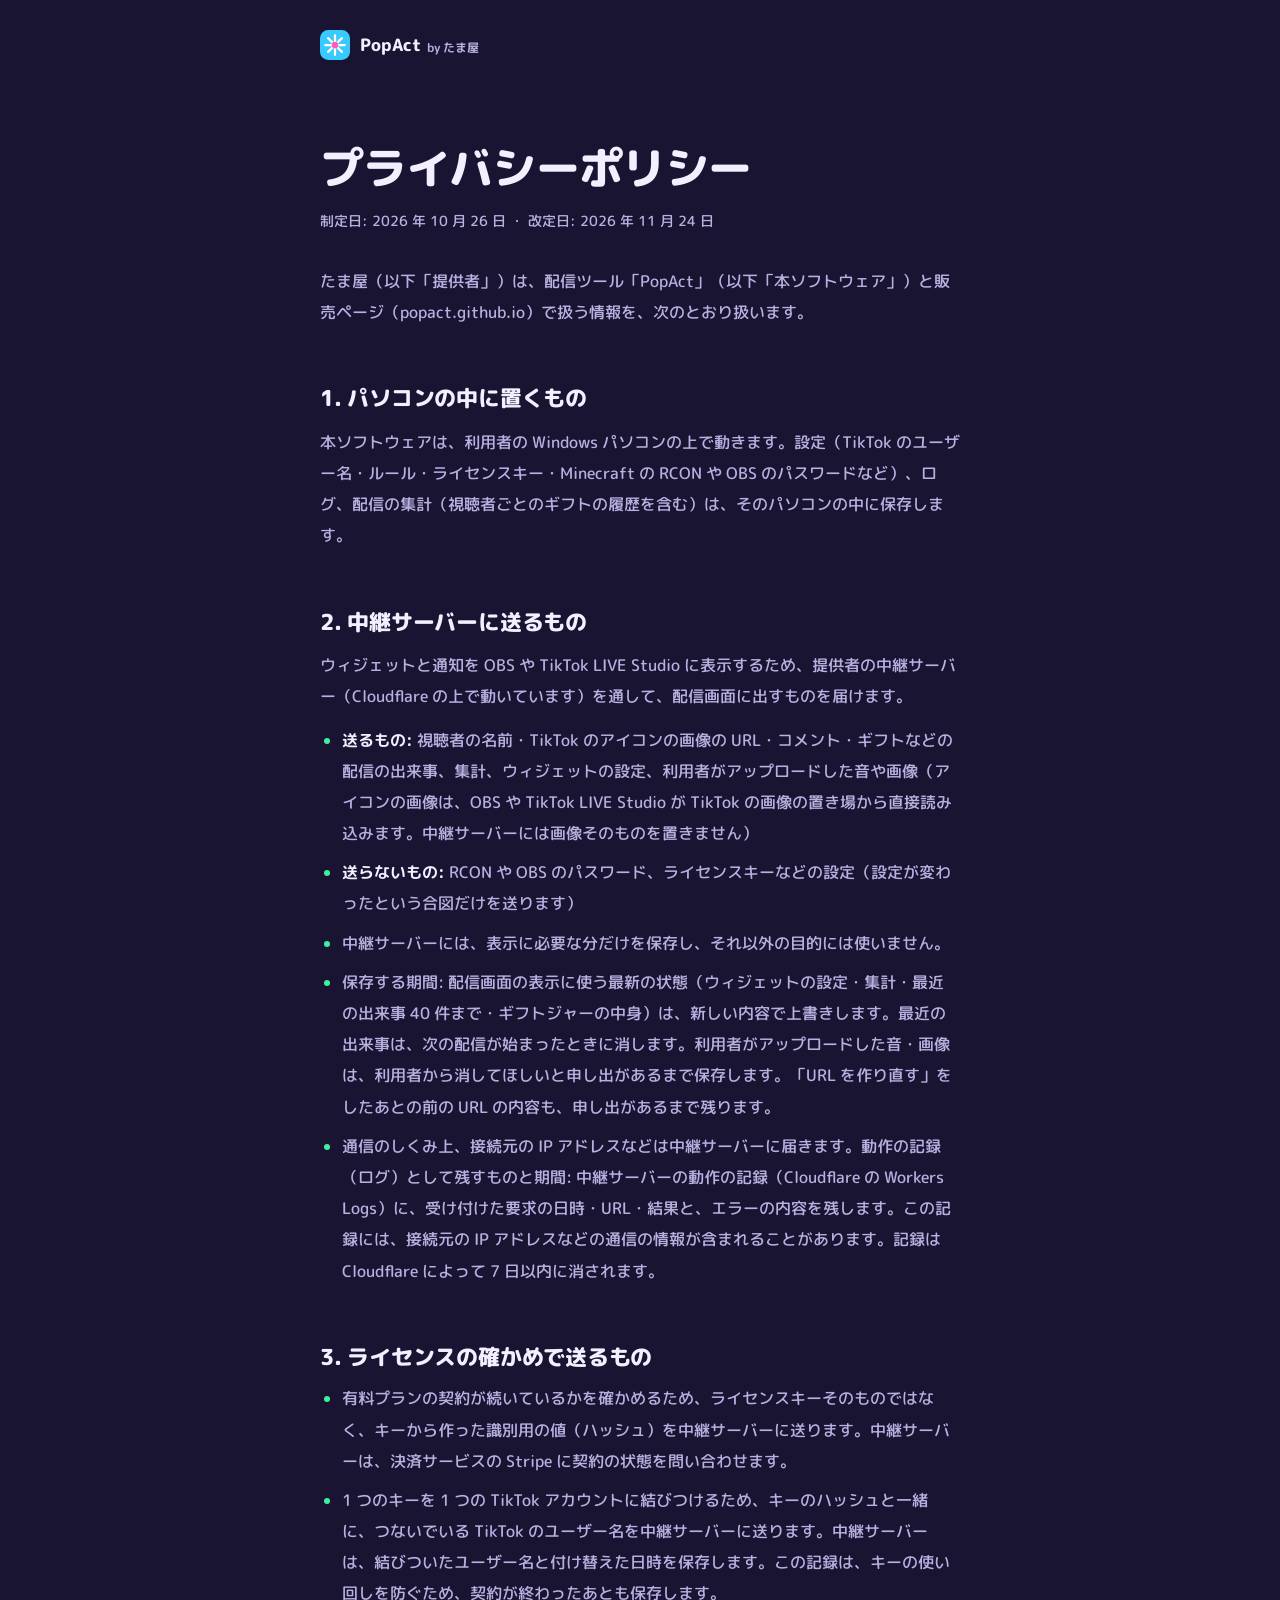
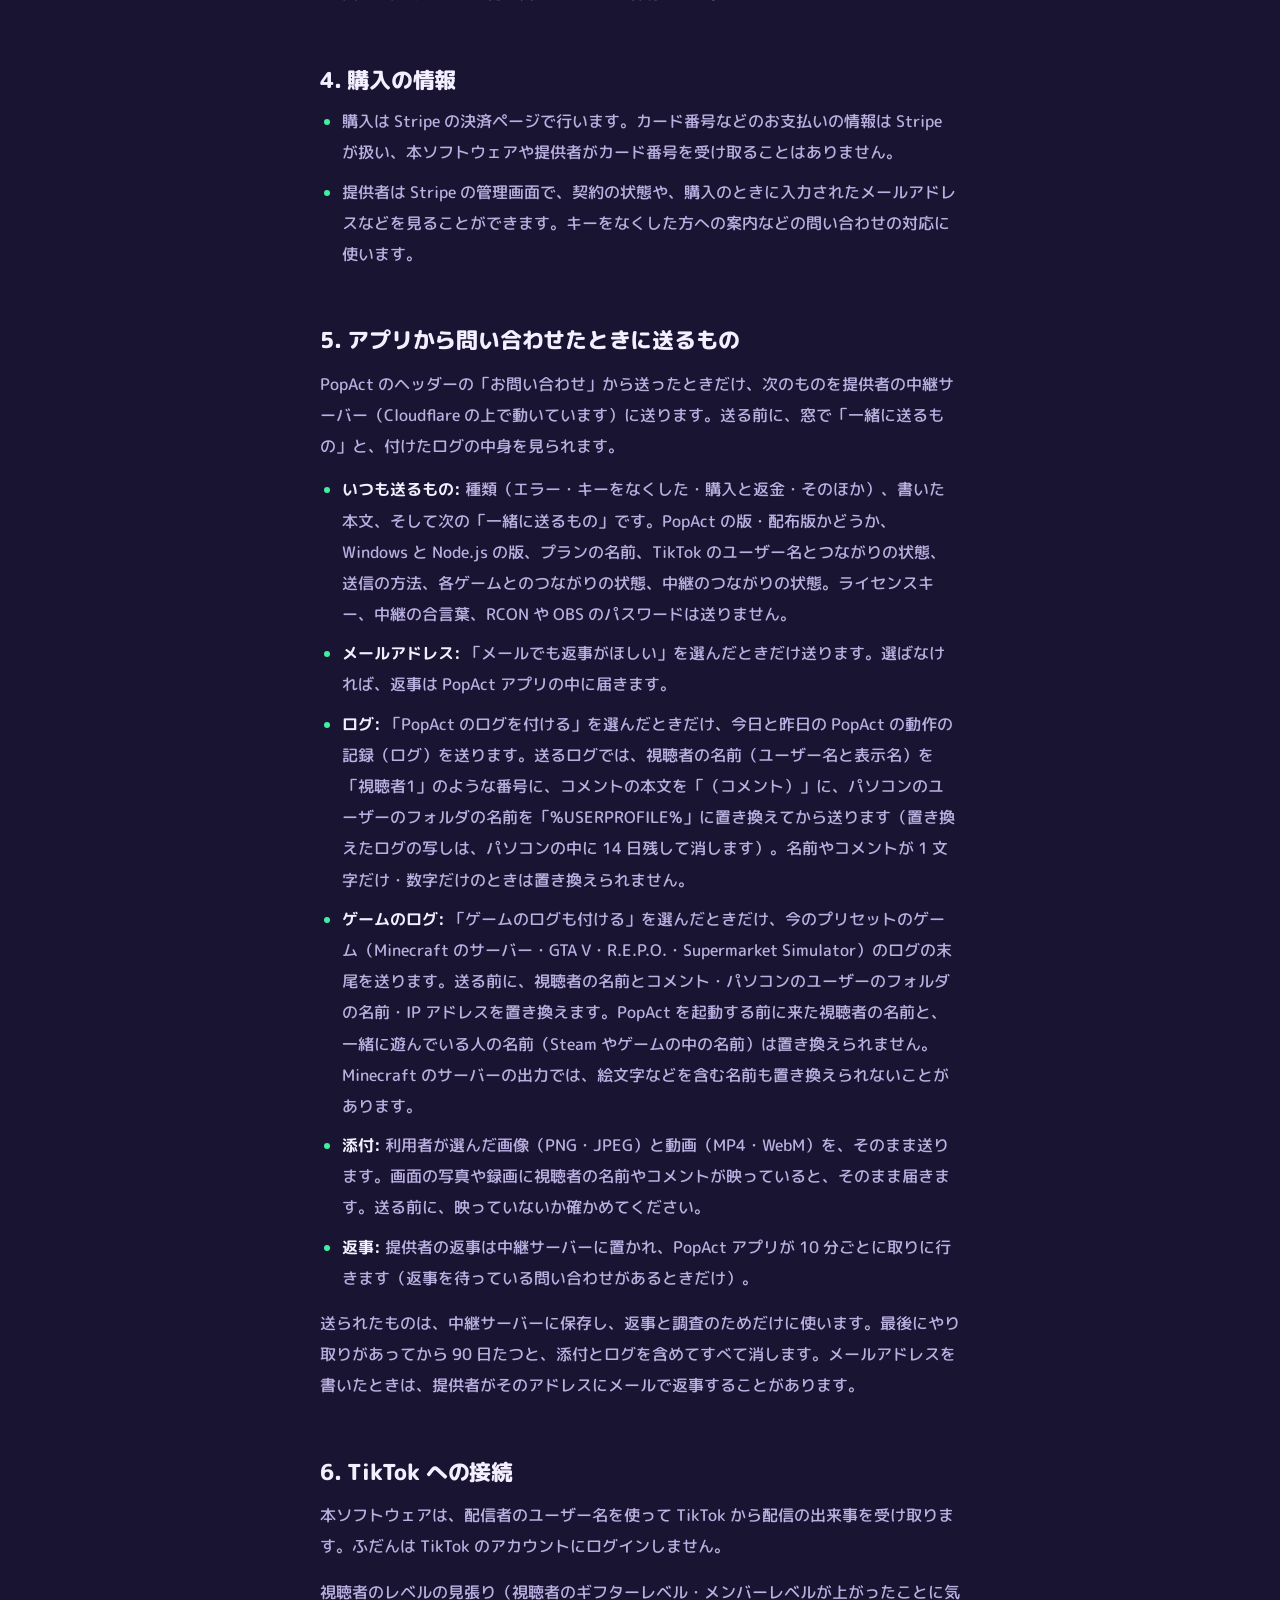
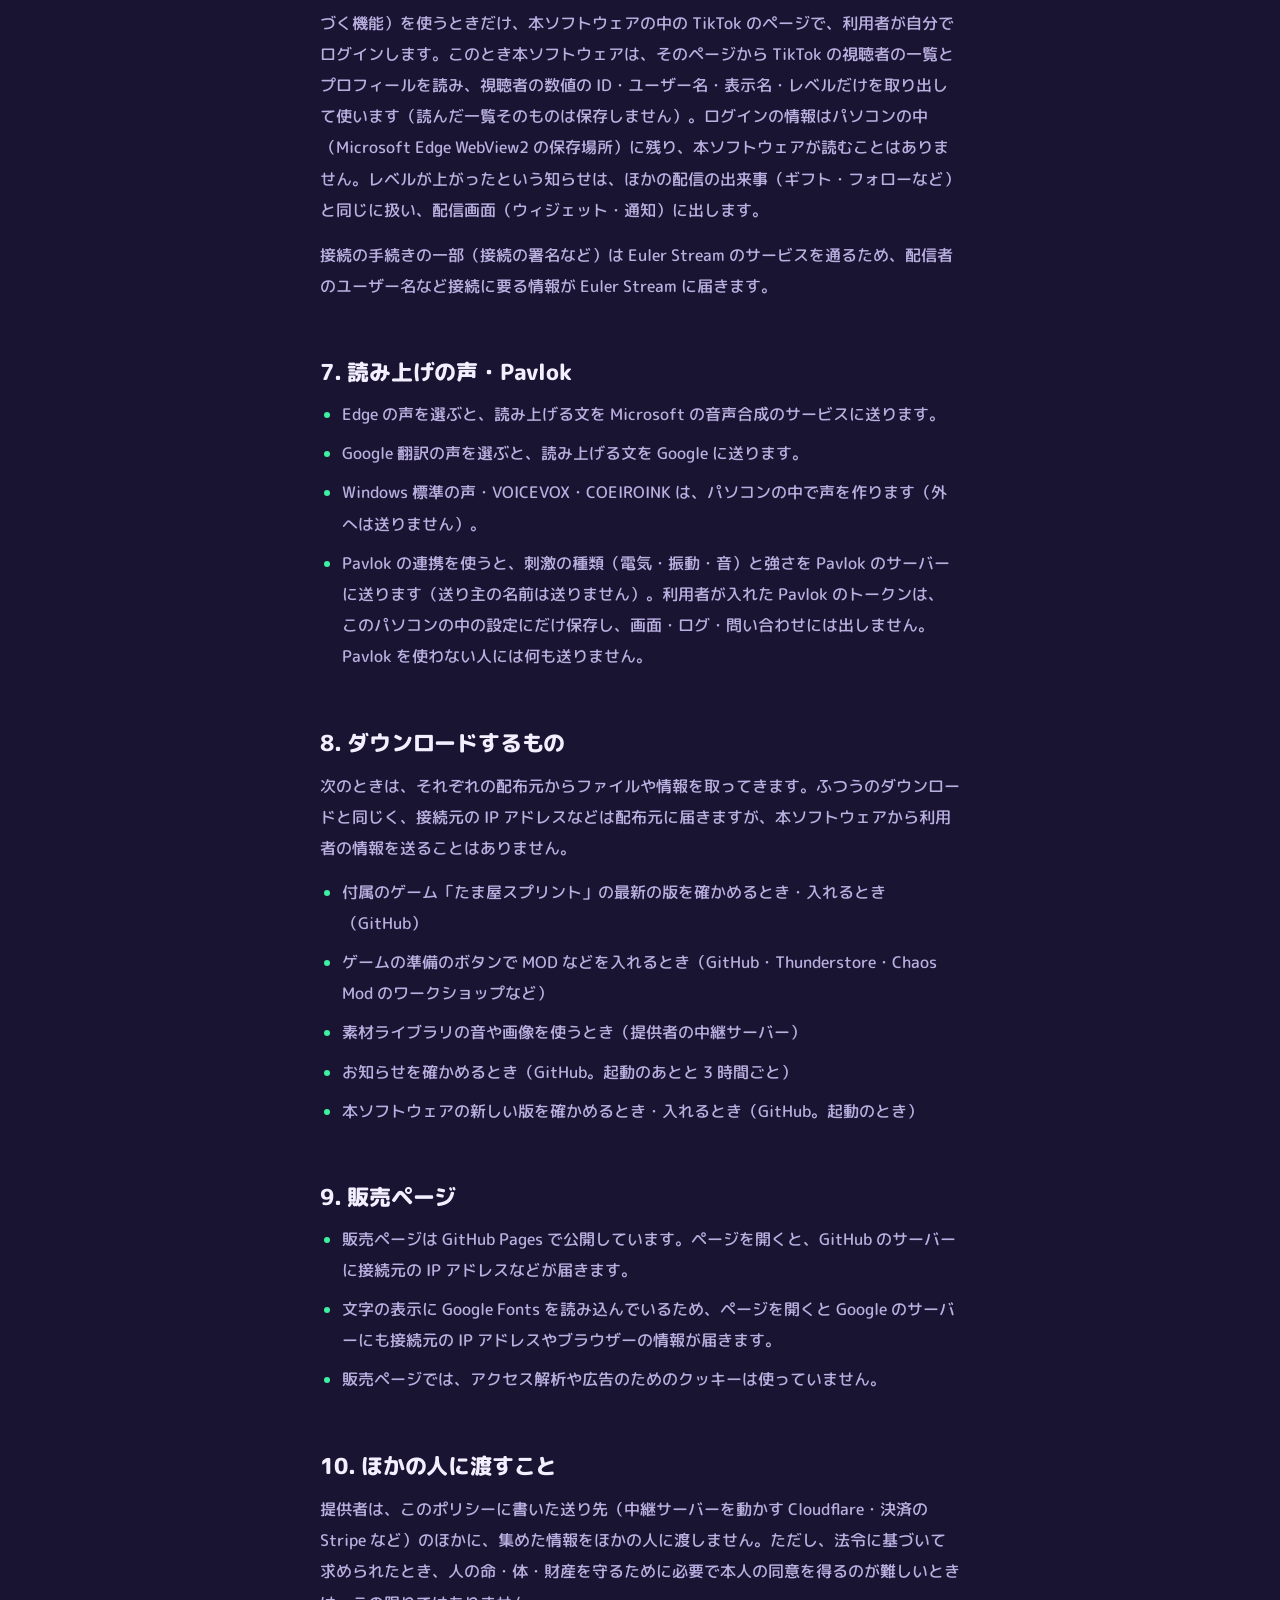
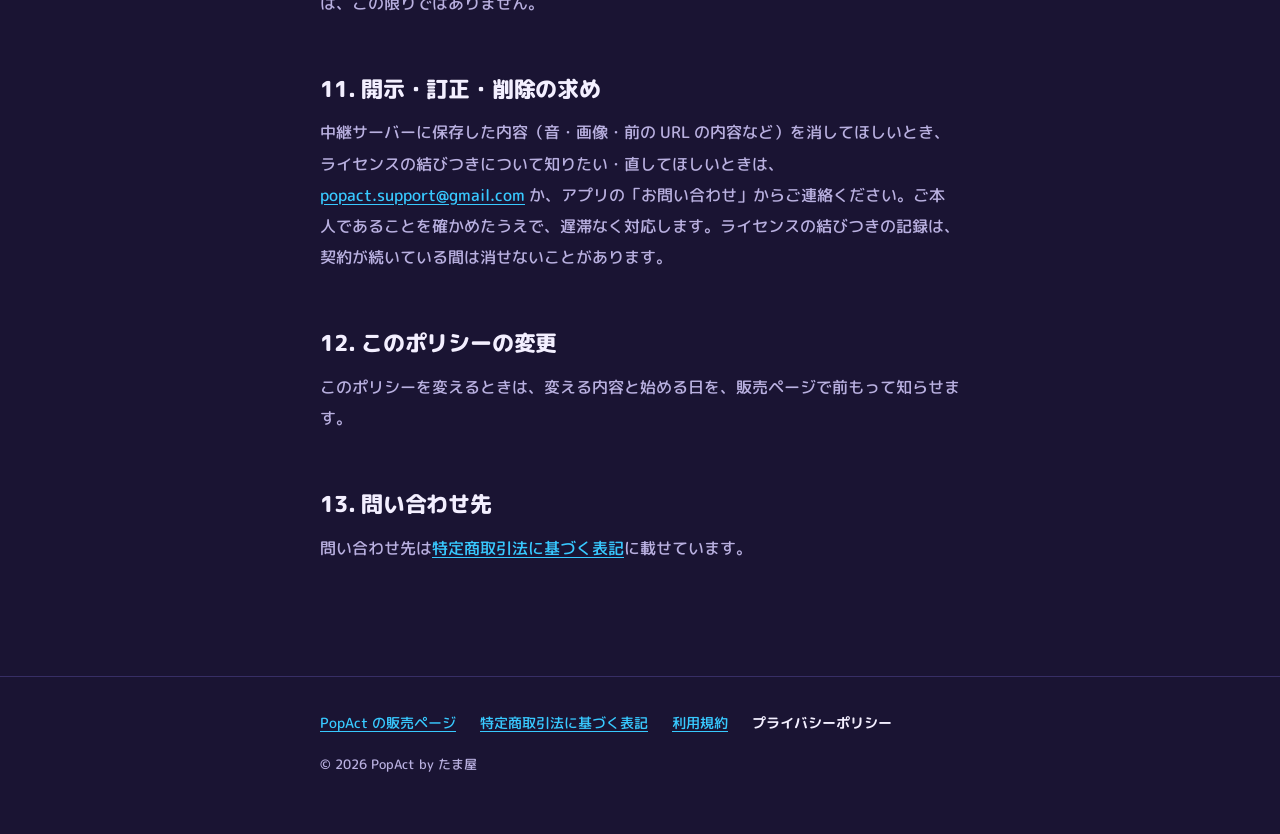
<file: privacy.html>
<!DOCTYPE html>
<html lang="ja">
<head>
<meta charset="utf-8">
<meta name="viewport" content="width=device-width, initial-scale=1">
<title>プライバシーポリシー — PopAct</title>
<meta name="description" content="PopAct と販売ページが、どの情報をどこへ送るかの説明です。">
<meta name="theme-color" content="#1a1433">
<link rel="icon" href="favicon.ico">
<link rel="preconnect" href="https://fonts.googleapis.com">
<link rel="preconnect" href="https://fonts.gstatic.com" crossorigin>
<link href="https://fonts.googleapis.com/css2?family=M+PLUS+Rounded+1c:wght@500;700;800&display=swap" rel="stylesheet">
<link rel="stylesheet" href="legal.css">
</head>
<body>

<header class="top">
<div class="wrap">
  <a class="brand" href="./">
    <svg viewBox="0 0 40 40" aria-hidden="true"><rect width="40" height="40" rx="11" fill="#38c9ff"/><g stroke="#fff" stroke-width="3" stroke-linecap="round"><path d="M20 20 20 7M20 20l9.2-9.2M20 20h13M20 20l9.2 9.2M20 20v13M20 20l-9.2 9.2M20 20H7M20 20l-9.2-9.2"/></g><circle cx="20" cy="20" r="4.5" fill="#ff5fb4"/></svg>
    PopAct <span class="by">by たま屋</span>
  </a>
</div>
</header>

<main>
<div class="wrap">
  <h1>プライバシーポリシー</h1>
  <p class="updated">制定日: 2026 年 10 月 26 日 ・ 改定日: 2026 年 11 月 24 日</p>

  <p class="intro">たま屋（以下「提供者」）は、配信ツール「PopAct」（以下「本ソフトウェア」）と販売ページ（popact.github.io）で扱う情報を、次のとおり扱います。</p>

  <section>
    <h2>1. パソコンの中に置くもの</h2>
    <p>本ソフトウェアは、利用者の Windows パソコンの上で動きます。設定（TikTok のユーザー名・ルール・ライセンスキー・Minecraft の RCON や OBS のパスワードなど）、ログ、配信の集計（視聴者ごとのギフトの履歴を含む）は、そのパソコンの中に保存します。</p>
  </section>

  <section>
    <h2>2. 中継サーバーに送るもの</h2>
    <p>ウィジェットと通知を OBS や TikTok LIVE Studio に表示するため、提供者の中継サーバー（Cloudflare の上で動いています）を通して、配信画面に出すものを届けます。</p>
    <ul>
      <li><b>送るもの:</b> 視聴者の名前・TikTok のアイコンの画像の URL・コメント・ギフトなどの配信の出来事、集計、ウィジェットの設定、利用者がアップロードした音や画像（アイコンの画像は、OBS や TikTok LIVE Studio が TikTok の画像の置き場から直接読み込みます。中継サーバーには画像そのものを置きません）</li>
      <li><b>送らないもの:</b> RCON や OBS のパスワード、ライセンスキーなどの設定（設定が変わったという合図だけを送ります）</li>
      <li>中継サーバーには、表示に必要な分だけを保存し、それ以外の目的には使いません。</li>
      <li>保存する期間: 配信画面の表示に使う最新の状態（ウィジェットの設定・集計・最近の出来事 40 件まで・ギフトジャーの中身）は、新しい内容で上書きします。最近の出来事は、次の配信が始まったときに消します。利用者がアップロードした音・画像は、利用者から消してほしいと申し出があるまで保存します。「URL を作り直す」をしたあとの前の URL の内容も、申し出があるまで残ります。</li>
      <li>通信のしくみ上、接続元の IP アドレスなどは中継サーバーに届きます。動作の記録（ログ）として残すものと期間: 中継サーバーの動作の記録（Cloudflare の Workers Logs）に、受け付けた要求の日時・URL・結果と、エラーの内容を残します。この記録には、接続元の IP アドレスなどの通信の情報が含まれることがあります。記録は Cloudflare によって 7 日以内に消されます。</li>
    </ul>
  </section>

  <section>
    <h2>3. ライセンスの確かめで送るもの</h2>
    <ul>
      <li>有料プランの契約が続いているかを確かめるため、ライセンスキーそのものではなく、キーから作った識別用の値（ハッシュ）を中継サーバーに送ります。中継サーバーは、決済サービスの Stripe に契約の状態を問い合わせます。</li>
      <li>1 つのキーを 1 つの TikTok アカウントに結びつけるため、キーのハッシュと一緒に、つないでいる TikTok のユーザー名を中継サーバーに送ります。中継サーバーは、結びついたユーザー名と付け替えた日時を保存します。この記録は、キーの使い回しを防ぐため、契約が終わったあとも保存します。</li>
    </ul>
  </section>

  <section>
    <h2>4. 購入の情報</h2>
    <ul>
      <li>購入は Stripe の決済ページで行います。カード番号などのお支払いの情報は Stripe が扱い、本ソフトウェアや提供者がカード番号を受け取ることはありません。</li>
      <li>提供者は Stripe の管理画面で、契約の状態や、購入のときに入力されたメールアドレスなどを見ることができます。キーをなくした方への案内などの問い合わせの対応に使います。</li>
    </ul>
  </section>

  <section>
    <h2>5. アプリから問い合わせたときに送るもの</h2>
    <p>PopAct のヘッダーの「お問い合わせ」から送ったときだけ、次のものを提供者の中継サーバー（Cloudflare の上で動いています）に送ります。送る前に、窓で「一緒に送るもの」と、付けたログの中身を見られます。</p>
    <ul>
      <li><b>いつも送るもの:</b> 種類（エラー・キーをなくした・購入と返金・そのほか）、書いた本文、そして次の「一緒に送るもの」です。PopAct の版・配布版かどうか、Windows と Node.js の版、プランの名前、TikTok のユーザー名とつながりの状態、送信の方法、各ゲームとのつながりの状態、中継のつながりの状態。ライセンスキー、中継の合言葉、RCON や OBS のパスワードは送りません。</li>
      <li><b>メールアドレス:</b> 「メールでも返事がほしい」を選んだときだけ送ります。選ばなければ、返事は PopAct アプリの中に届きます。</li>
      <li><b>ログ:</b> 「PopAct のログを付ける」を選んだときだけ、今日と昨日の PopAct の動作の記録（ログ）を送ります。送るログでは、視聴者の名前（ユーザー名と表示名）を「視聴者1」のような番号に、コメントの本文を「（コメント）」に、パソコンのユーザーのフォルダの名前を「%USERPROFILE%」に置き換えてから送ります（置き換えたログの写しは、パソコンの中に 14 日残して消します）。名前やコメントが 1 文字だけ・数字だけのときは置き換えられません。</li>
      <li><b>ゲームのログ:</b> 「ゲームのログも付ける」を選んだときだけ、今のプリセットのゲーム（Minecraft のサーバー・GTA V・R.E.P.O.・Supermarket Simulator）のログの末尾を送ります。送る前に、視聴者の名前とコメント・パソコンのユーザーのフォルダの名前・IP アドレスを置き換えます。PopAct を起動する前に来た視聴者の名前と、一緒に遊んでいる人の名前（Steam やゲームの中の名前）は置き換えられません。Minecraft のサーバーの出力では、絵文字などを含む名前も置き換えられないことがあります。</li>
      <li><b>添付:</b> 利用者が選んだ画像（PNG・JPEG）と動画（MP4・WebM）を、そのまま送ります。画面の写真や録画に視聴者の名前やコメントが映っていると、そのまま届きます。送る前に、映っていないか確かめてください。</li>
      <li><b>返事:</b> 提供者の返事は中継サーバーに置かれ、PopAct アプリが 10 分ごとに取りに行きます（返事を待っている問い合わせがあるときだけ）。</li>
    </ul>
    <p>送られたものは、中継サーバーに保存し、返事と調査のためだけに使います。最後にやり取りがあってから 90 日たつと、添付とログを含めてすべて消します。メールアドレスを書いたときは、提供者がそのアドレスにメールで返事することがあります。</p>
  </section>

  <section>
    <h2>6. TikTok への接続</h2>
    <p>本ソフトウェアは、配信者のユーザー名を使って TikTok から配信の出来事を受け取ります。ふだんは TikTok のアカウントにログインしません。</p>
    <p>視聴者のレベルの見張り（視聴者のギフターレベル・メンバーレベルが上がったことに気づく機能）を使うときだけ、本ソフトウェアの中の TikTok のページで、利用者が自分でログインします。このとき本ソフトウェアは、そのページから TikTok の視聴者の一覧とプロフィールを読み、視聴者の数値の ID・ユーザー名・表示名・レベルだけを取り出して使います（読んだ一覧そのものは保存しません）。ログインの情報はパソコンの中（Microsoft Edge WebView2 の保存場所）に残り、本ソフトウェアが読むことはありません。レベルが上がったという知らせは、ほかの配信の出来事（ギフト・フォローなど）と同じに扱い、配信画面（ウィジェット・通知）に出します。</p>
    <p>接続の手続きの一部（接続の署名など）は Euler Stream のサービスを通るため、配信者のユーザー名など接続に要る情報が Euler Stream に届きます。</p>
  </section>

  <section>
    <h2>7. 読み上げの声・Pavlok</h2>
    <ul>
      <li>Edge の声を選ぶと、読み上げる文を Microsoft の音声合成のサービスに送ります。</li>
      <li>Google 翻訳の声を選ぶと、読み上げる文を Google に送ります。</li>
      <li>Windows 標準の声・VOICEVOX・COEIROINK は、パソコンの中で声を作ります（外へは送りません）。</li>
      <li>Pavlok の連携を使うと、刺激の種類（電気・振動・音）と強さを Pavlok のサーバーに送ります（送り主の名前は送りません）。利用者が入れた Pavlok のトークンは、このパソコンの中の設定にだけ保存し、画面・ログ・問い合わせには出しません。Pavlok を使わない人には何も送りません。</li>
    </ul>
  </section>

  <section>
    <h2>8. ダウンロードするもの</h2>
    <p>次のときは、それぞれの配布元からファイルや情報を取ってきます。ふつうのダウンロードと同じく、接続元の IP アドレスなどは配布元に届きますが、本ソフトウェアから利用者の情報を送ることはありません。</p>
    <ul>
      <li>付属のゲーム「たま屋スプリント」の最新の版を確かめるとき・入れるとき（GitHub）</li>
      <li>ゲームの準備のボタンで MOD などを入れるとき（GitHub・Thunderstore・Chaos Mod のワークショップなど）</li>
      <li>素材ライブラリの音や画像を使うとき（提供者の中継サーバー）</li>
      <li>お知らせを確かめるとき（GitHub。起動のあとと 3 時間ごと）</li>
      <li>本ソフトウェアの新しい版を確かめるとき・入れるとき（GitHub。起動のとき）</li>
    </ul>
  </section>

  <section>
    <h2>9. 販売ページ</h2>
    <ul>
      <li>販売ページは GitHub Pages で公開しています。ページを開くと、GitHub のサーバーに接続元の IP アドレスなどが届きます。</li>
      <li>文字の表示に Google Fonts を読み込んでいるため、ページを開くと Google のサーバーにも接続元の IP アドレスやブラウザーの情報が届きます。</li>
      <li>販売ページでは、アクセス解析や広告のためのクッキーは使っていません。</li>
    </ul>
  </section>

  <section>
    <h2>10. ほかの人に渡すこと</h2>
    <p>提供者は、このポリシーに書いた送り先（中継サーバーを動かす Cloudflare・決済の Stripe など）のほかに、集めた情報をほかの人に渡しません。ただし、法令に基づいて求められたとき、人の命・体・財産を守るために必要で本人の同意を得るのが難しいときは、この限りではありません。</p>
  </section>

  <section>
    <h2>11. 開示・訂正・削除の求め</h2>
    <p>中継サーバーに保存した内容（音・画像・前の URL の内容など）を消してほしいとき、ライセンスの結びつきについて知りたい・直してほしいときは、<a href="mailto:popact.support@gmail.com">popact.support@gmail.com</a> か、アプリの「お問い合わせ」からご連絡ください。ご本人であることを確かめたうえで、遅滞なく対応します。ライセンスの結びつきの記録は、契約が続いている間は消せないことがあります。</p>
  </section>

  <section>
    <h2>12. このポリシーの変更</h2>
    <p>このポリシーを変えるときは、変える内容と始める日を、販売ページで前もって知らせます。</p>
  </section>

  <section>
    <h2>13. 問い合わせ先</h2>
    <p>問い合わせ先は<a href="tokushoho.html">特定商取引法に基づく表記</a>に載せています。</p>
  </section>
</div>
</main>

<footer>
<div class="wrap">
  <nav aria-label="販売ページと規約">
    <ul>
      <li><a href="./">PopAct の販売ページ</a></li>
      <li><a href="tokushoho.html">特定商取引法に基づく表記</a></li>
      <li><a href="terms.html">利用規約</a></li>
      <li><a href="privacy.html" aria-current="page">プライバシーポリシー</a></li>
    </ul>
  </nav>
  <p>© 2026 PopAct by たま屋</p>
</div>
</footer>

</body>
</html>
</file>
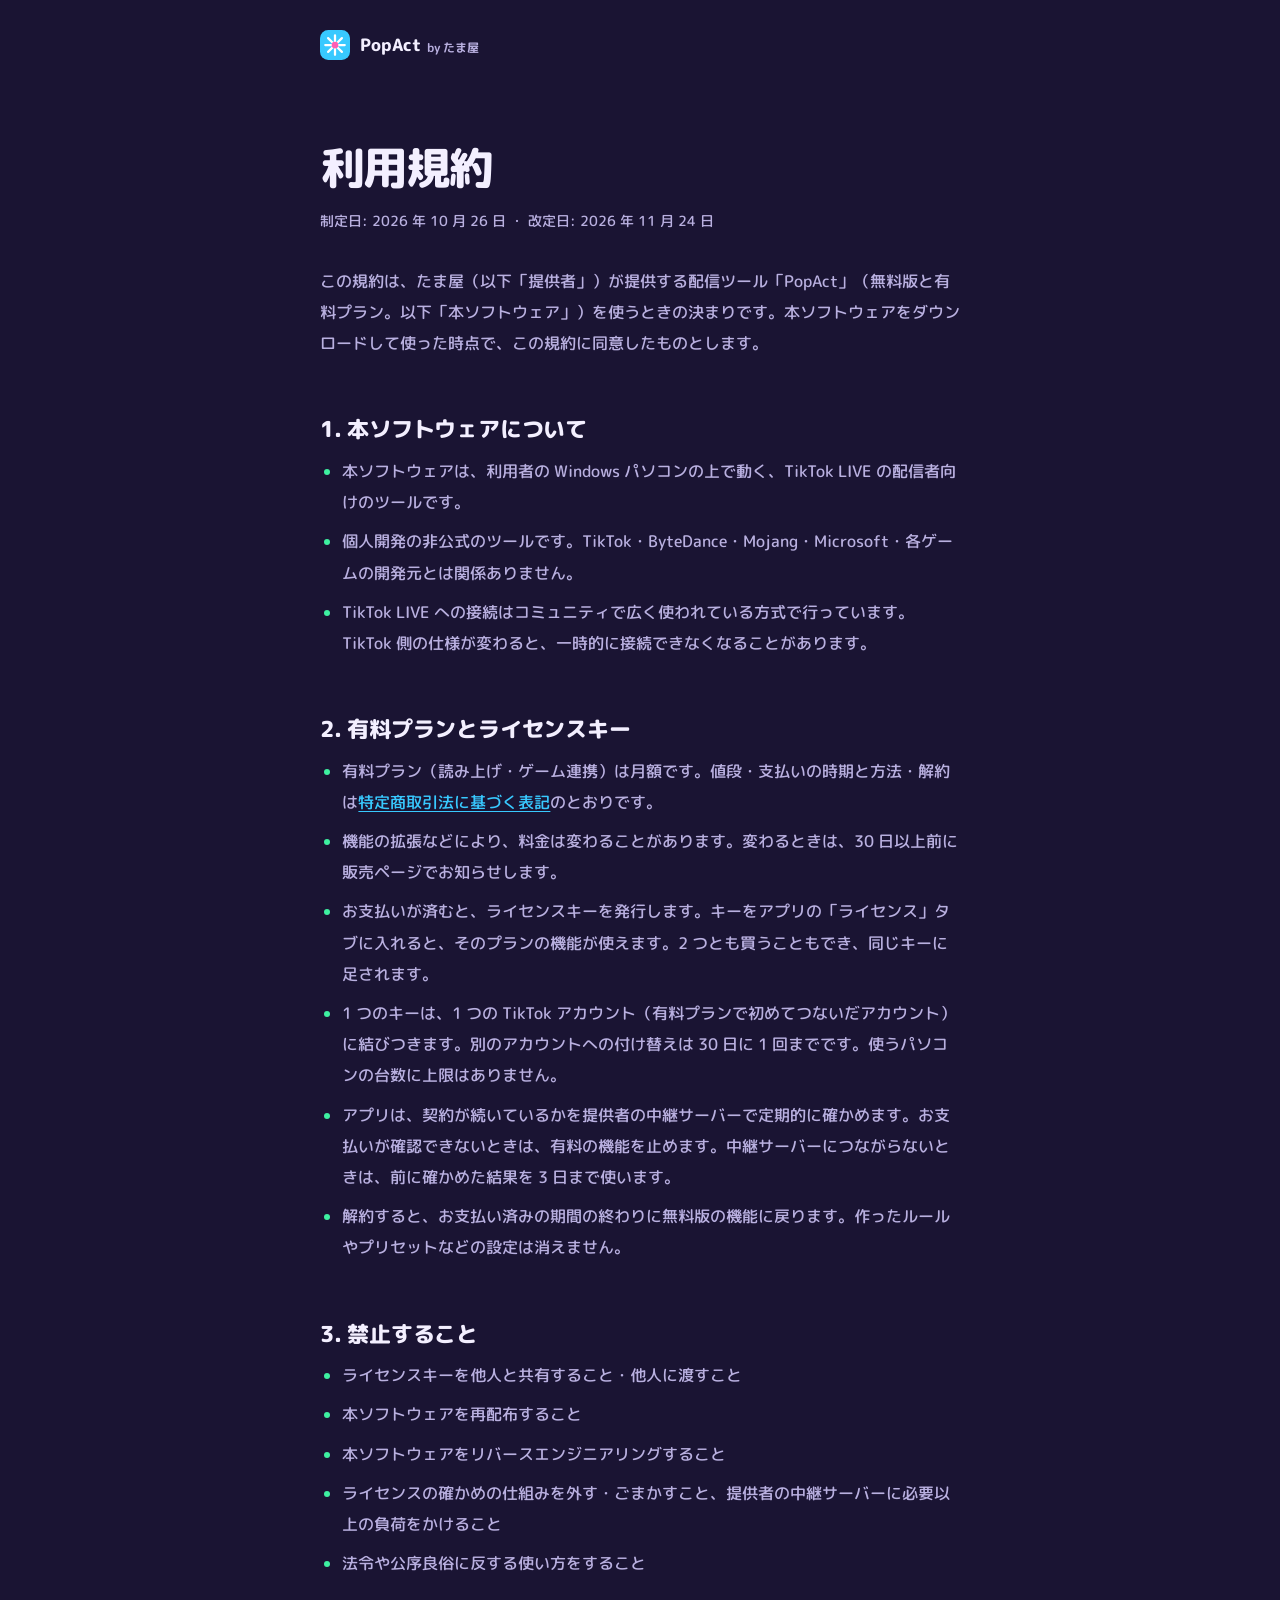
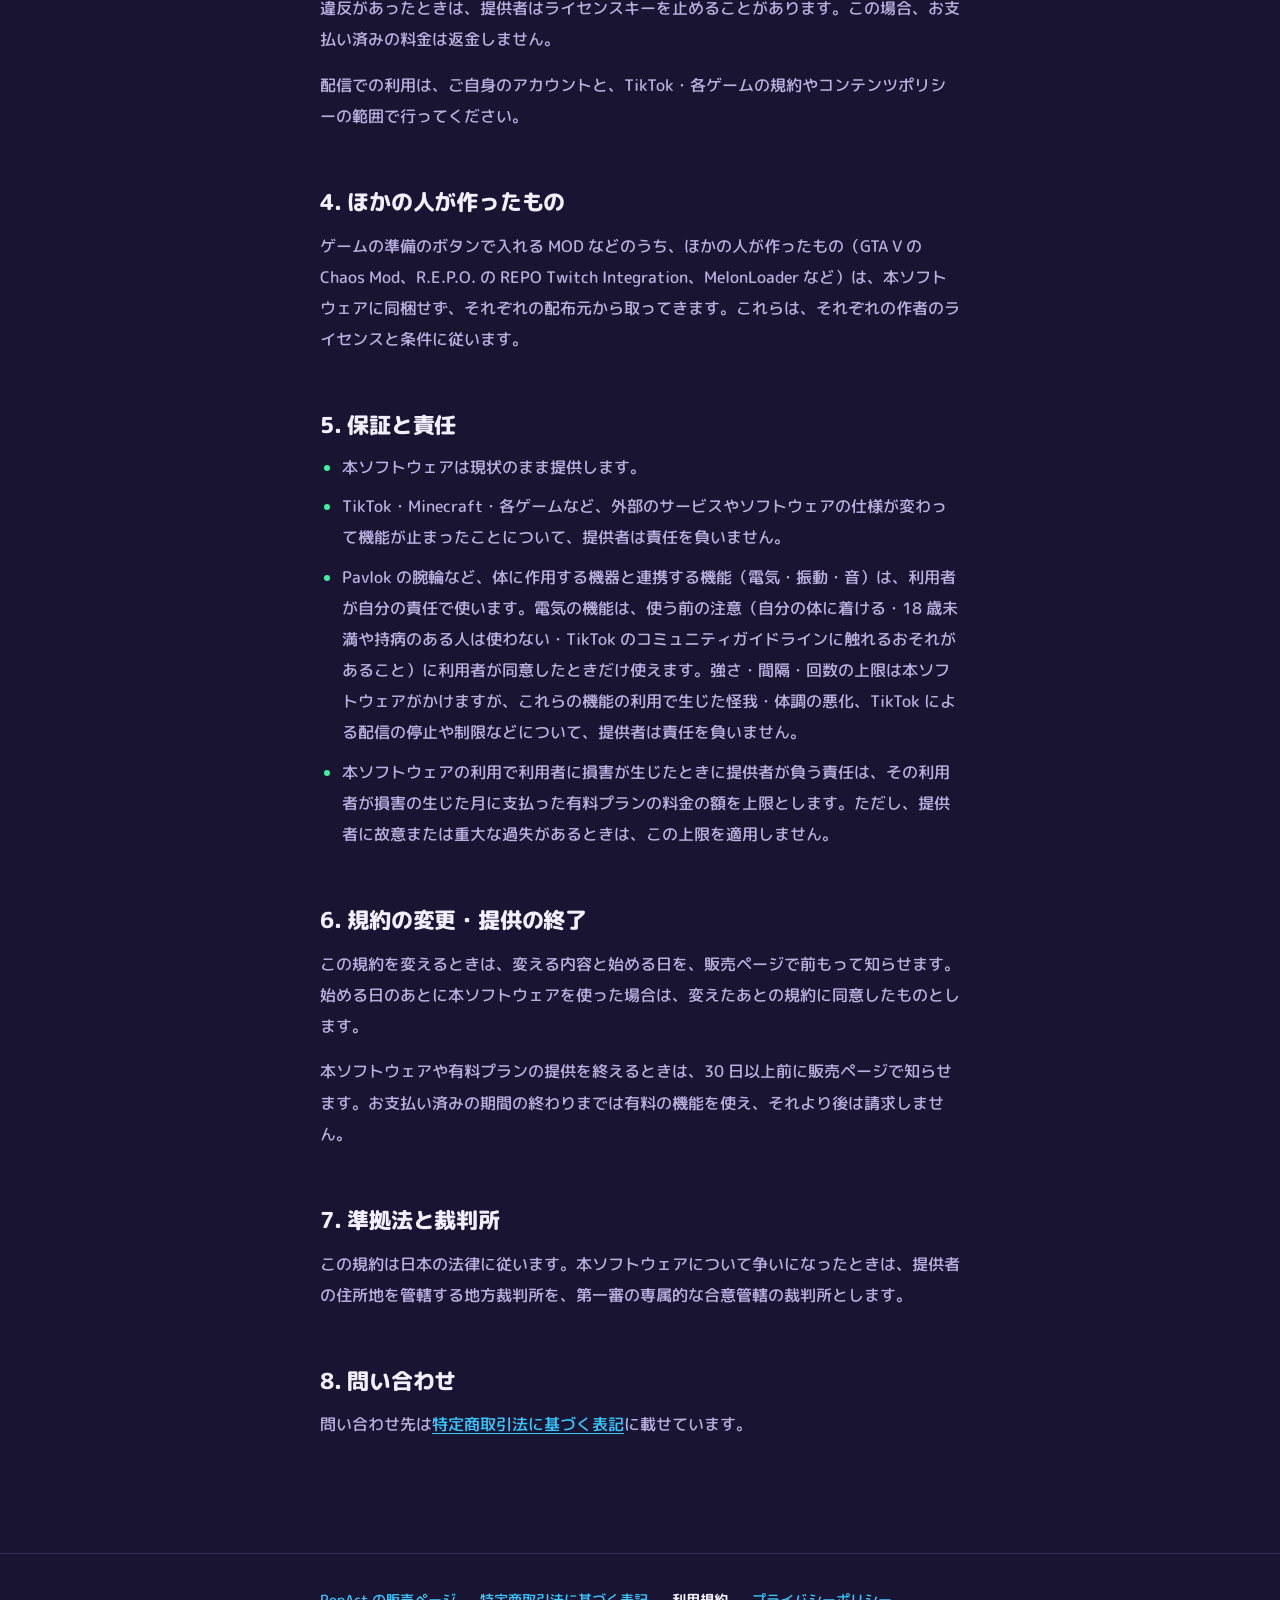
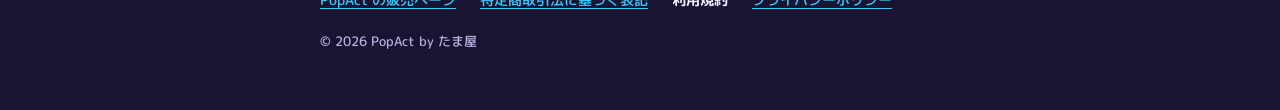
<file: terms.html>
<!DOCTYPE html>
<html lang="ja">
<head>
<meta charset="utf-8">
<meta name="viewport" content="width=device-width, initial-scale=1">
<title>利用規約 — PopAct</title>
<meta name="description" content="PopAct（無料版と有料プラン）の利用規約です。">
<meta name="theme-color" content="#1a1433">
<link rel="icon" href="favicon.ico">
<link rel="preconnect" href="https://fonts.googleapis.com">
<link rel="preconnect" href="https://fonts.gstatic.com" crossorigin>
<link href="https://fonts.googleapis.com/css2?family=M+PLUS+Rounded+1c:wght@500;700;800&display=swap" rel="stylesheet">
<link rel="stylesheet" href="legal.css">
</head>
<body>

<header class="top">
<div class="wrap">
  <a class="brand" href="./">
    <svg viewBox="0 0 40 40" aria-hidden="true"><rect width="40" height="40" rx="11" fill="#38c9ff"/><g stroke="#fff" stroke-width="3" stroke-linecap="round"><path d="M20 20 20 7M20 20l9.2-9.2M20 20h13M20 20l9.2 9.2M20 20v13M20 20l-9.2 9.2M20 20H7M20 20l-9.2-9.2"/></g><circle cx="20" cy="20" r="4.5" fill="#ff5fb4"/></svg>
    PopAct <span class="by">by たま屋</span>
  </a>
</div>
</header>

<main>
<div class="wrap">
  <h1>利用規約</h1>
  <p class="updated">制定日: 2026 年 10 月 26 日 ・ 改定日: 2026 年 11 月 24 日</p>

  <p class="intro">この規約は、たま屋（以下「提供者」）が提供する配信ツール「PopAct」（無料版と有料プラン。以下「本ソフトウェア」）を使うときの決まりです。本ソフトウェアをダウンロードして使った時点で、この規約に同意したものとします。</p>

  <section>
    <h2>1. 本ソフトウェアについて</h2>
    <ul>
      <li>本ソフトウェアは、利用者の Windows パソコンの上で動く、TikTok LIVE の配信者向けのツールです。</li>
      <li>個人開発の非公式のツールです。TikTok・ByteDance・Mojang・Microsoft・各ゲームの開発元とは関係ありません。</li>
      <li>TikTok LIVE への接続はコミュニティで広く使われている方式で行っています。TikTok 側の仕様が変わると、一時的に接続できなくなることがあります。</li>
    </ul>
  </section>

  <section>
    <h2>2. 有料プランとライセンスキー</h2>
    <ul>
      <li>有料プラン（読み上げ・ゲーム連携）は月額です。値段・支払いの時期と方法・解約は<a href="tokushoho.html">特定商取引法に基づく表記</a>のとおりです。</li>
      <li>機能の拡張などにより、料金は変わることがあります。変わるときは、30 日以上前に販売ページでお知らせします。</li>
      <li>お支払いが済むと、ライセンスキーを発行します。キーをアプリの「ライセンス」タブに入れると、そのプランの機能が使えます。2 つとも買うこともでき、同じキーに足されます。</li>
      <li>1 つのキーは、1 つの TikTok アカウント（有料プランで初めてつないだアカウント）に結びつきます。別のアカウントへの付け替えは 30 日に 1 回までです。使うパソコンの台数に上限はありません。</li>
      <li>アプリは、契約が続いているかを提供者の中継サーバーで定期的に確かめます。お支払いが確認できないときは、有料の機能を止めます。中継サーバーにつながらないときは、前に確かめた結果を 3 日まで使います。</li>
      <li>解約すると、お支払い済みの期間の終わりに無料版の機能に戻ります。作ったルールやプリセットなどの設定は消えません。</li>
    </ul>
  </section>

  <section>
    <h2>3. 禁止すること</h2>
    <ul>
      <li>ライセンスキーを他人と共有すること・他人に渡すこと</li>
      <li>本ソフトウェアを再配布すること</li>
      <li>本ソフトウェアをリバースエンジニアリングすること</li>
      <li>ライセンスの確かめの仕組みを外す・ごまかすこと、提供者の中継サーバーに必要以上の負荷をかけること</li>
      <li>法令や公序良俗に反する使い方をすること</li>
    </ul>
    <p>違反があったときは、提供者はライセンスキーを止めることがあります。この場合、お支払い済みの料金は返金しません。</p>
    <p>配信での利用は、ご自身のアカウントと、TikTok・各ゲームの規約やコンテンツポリシーの範囲で行ってください。</p>
  </section>

  <section>
    <h2>4. ほかの人が作ったもの</h2>
    <p>ゲームの準備のボタンで入れる MOD などのうち、ほかの人が作ったもの（GTA V の Chaos Mod、R.E.P.O. の REPO Twitch Integration、MelonLoader など）は、本ソフトウェアに同梱せず、それぞれの配布元から取ってきます。これらは、それぞれの作者のライセンスと条件に従います。</p>
  </section>

  <section>
    <h2>5. 保証と責任</h2>
    <ul>
      <li>本ソフトウェアは現状のまま提供します。</li>
      <li>TikTok・Minecraft・各ゲームなど、外部のサービスやソフトウェアの仕様が変わって機能が止まったことについて、提供者は責任を負いません。</li>
      <li>Pavlok の腕輪など、体に作用する機器と連携する機能（電気・振動・音）は、利用者が自分の責任で使います。電気の機能は、使う前の注意（自分の体に着ける・18 歳未満や持病のある人は使わない・TikTok のコミュニティガイドラインに触れるおそれがあること）に利用者が同意したときだけ使えます。強さ・間隔・回数の上限は本ソフトウェアがかけますが、これらの機能の利用で生じた怪我・体調の悪化、TikTok による配信の停止や制限などについて、提供者は責任を負いません。</li>
      <li>本ソフトウェアの利用で利用者に損害が生じたときに提供者が負う責任は、その利用者が損害の生じた月に支払った有料プランの料金の額を上限とします。ただし、提供者に故意または重大な過失があるときは、この上限を適用しません。</li>
    </ul>
  </section>

  <section>
    <h2>6. 規約の変更・提供の終了</h2>
    <p>この規約を変えるときは、変える内容と始める日を、販売ページで前もって知らせます。始める日のあとに本ソフトウェアを使った場合は、変えたあとの規約に同意したものとします。</p>
    <p>本ソフトウェアや有料プランの提供を終えるときは、30 日以上前に販売ページで知らせます。お支払い済みの期間の終わりまでは有料の機能を使え、それより後は請求しません。</p>
  </section>

  <section>
    <h2>7. 準拠法と裁判所</h2>
    <p>この規約は日本の法律に従います。本ソフトウェアについて争いになったときは、提供者の住所地を管轄する地方裁判所を、第一審の専属的な合意管轄の裁判所とします。</p>
  </section>

  <section>
    <h2>8. 問い合わせ</h2>
    <p>問い合わせ先は<a href="tokushoho.html">特定商取引法に基づく表記</a>に載せています。</p>
  </section>
</div>
</main>

<footer>
<div class="wrap">
  <nav aria-label="販売ページと規約">
    <ul>
      <li><a href="./">PopAct の販売ページ</a></li>
      <li><a href="tokushoho.html">特定商取引法に基づく表記</a></li>
      <li><a href="terms.html" aria-current="page">利用規約</a></li>
      <li><a href="privacy.html">プライバシーポリシー</a></li>
    </ul>
  </nav>
  <p>© 2026 PopAct by たま屋</p>
</div>
</footer>

</body>
</html>
</file>
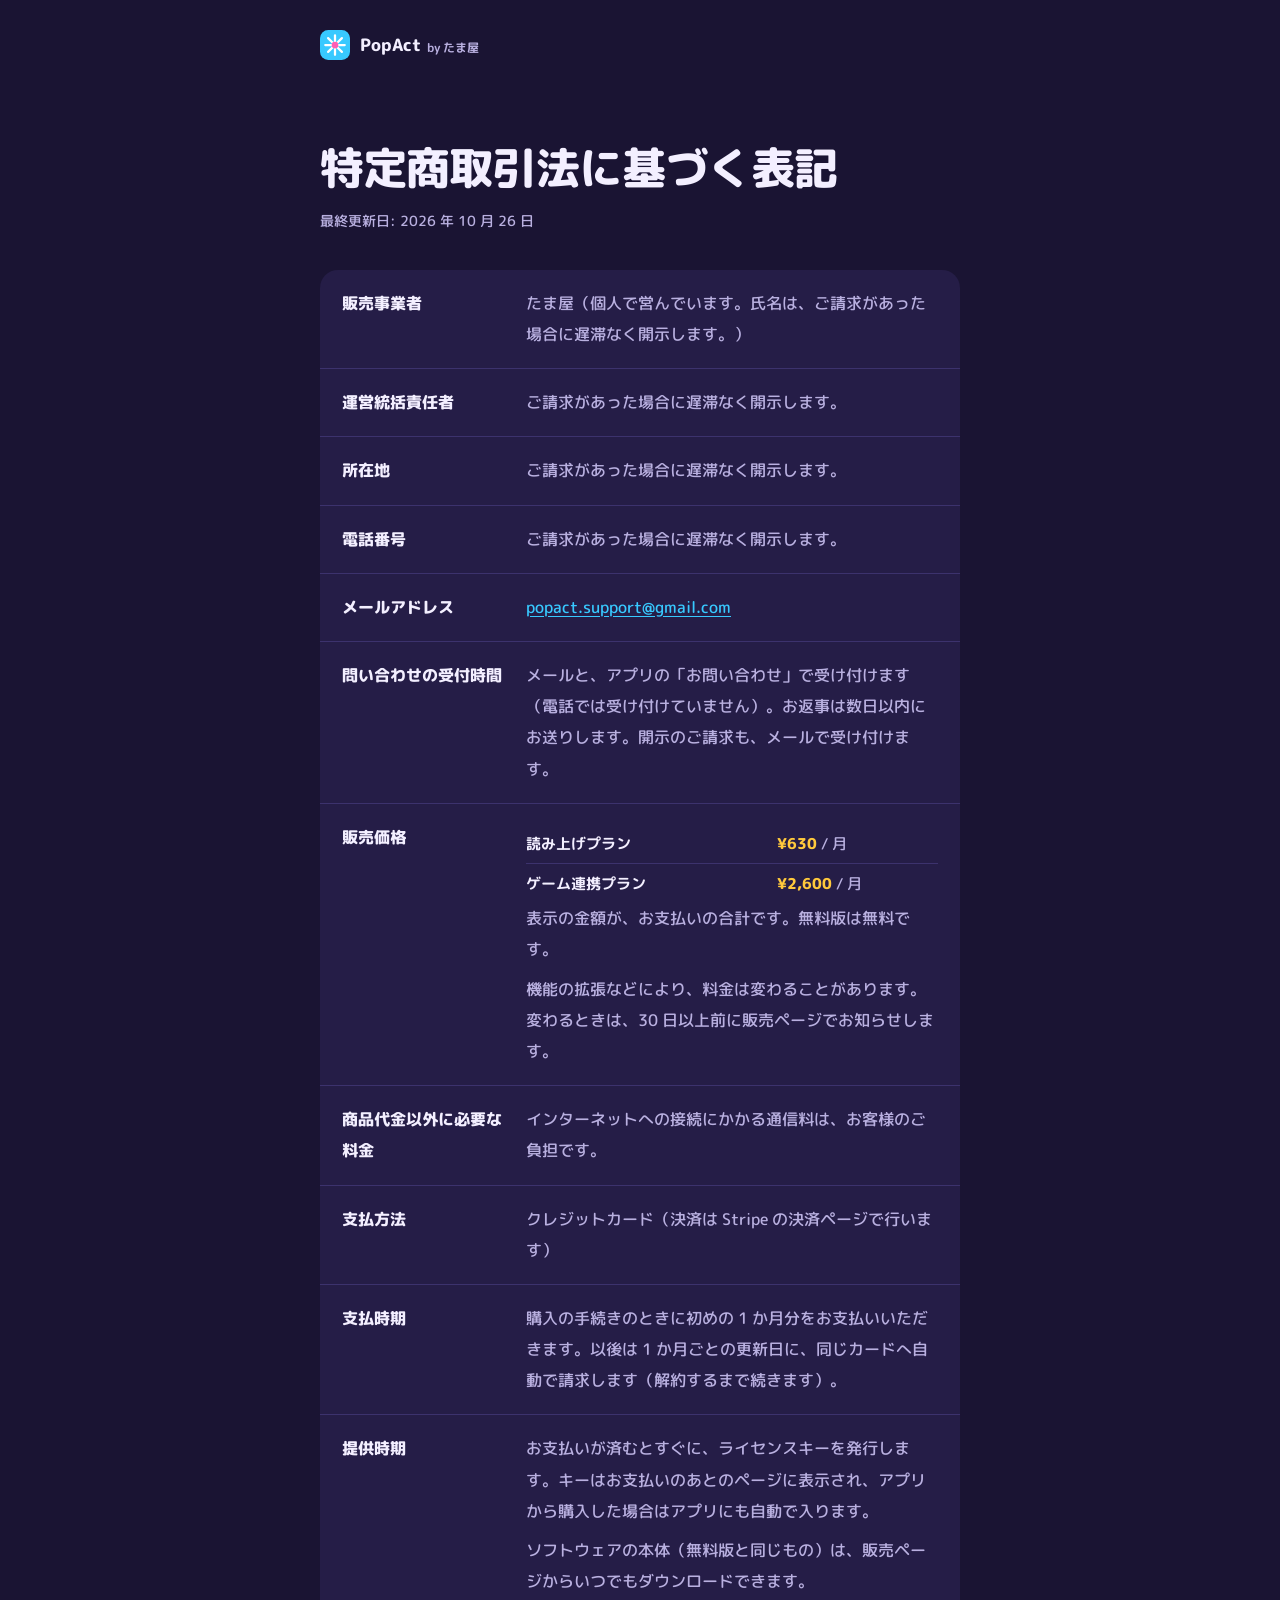
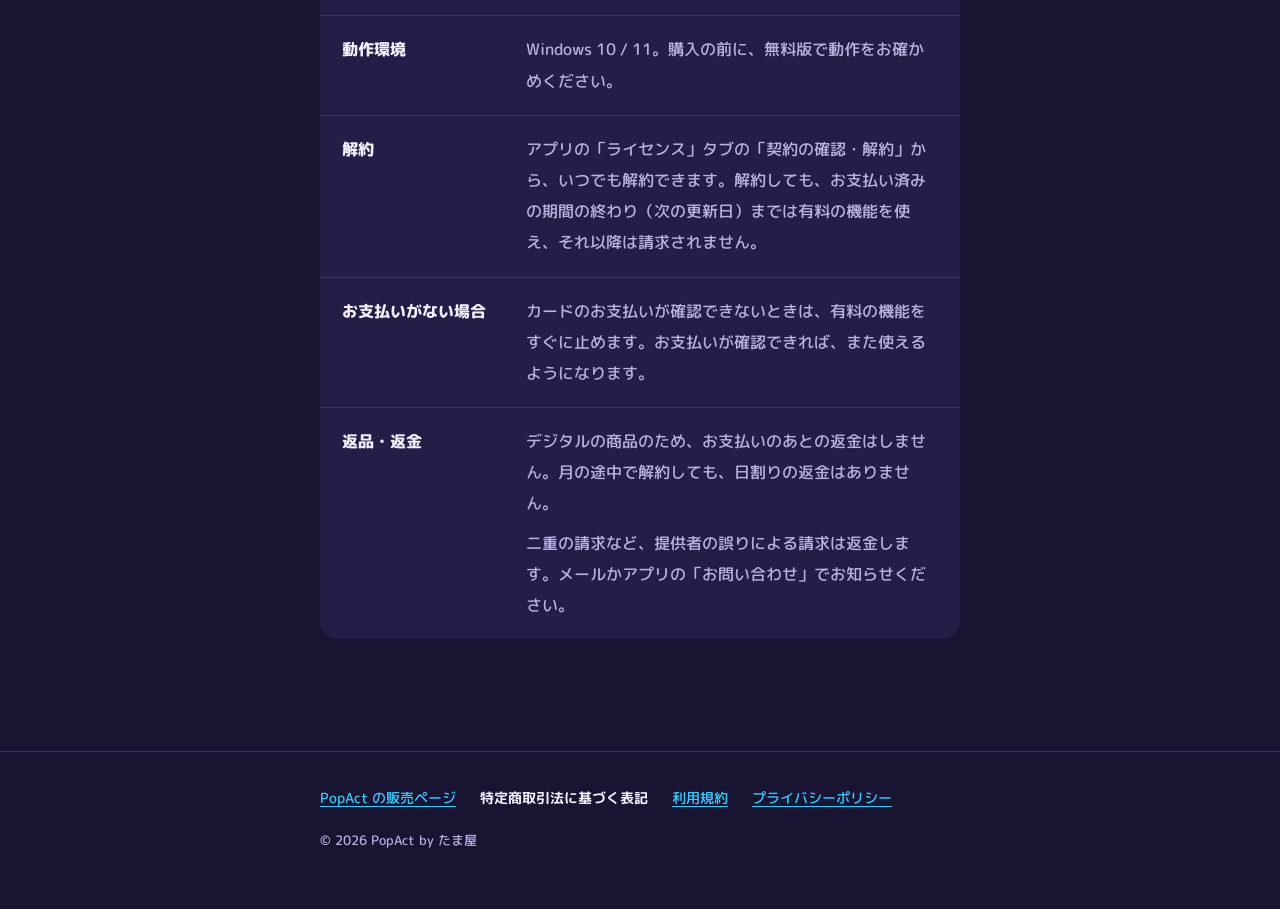
<file: tokushoho.html>
<!DOCTYPE html>
<html lang="ja">
<head>
<meta charset="utf-8">
<meta name="viewport" content="width=device-width, initial-scale=1">
<title>特定商取引法に基づく表記 — PopAct</title>
<meta name="description" content="PopAct の有料プランの販売についての、特定商取引法に基づく表記です。">
<meta name="theme-color" content="#1a1433">
<link rel="icon" href="favicon.ico">
<link rel="preconnect" href="https://fonts.googleapis.com">
<link rel="preconnect" href="https://fonts.gstatic.com" crossorigin>
<link href="https://fonts.googleapis.com/css2?family=M+PLUS+Rounded+1c:wght@500;700;800&display=swap" rel="stylesheet">
<link rel="stylesheet" href="legal.css">
</head>
<body>

<header class="top">
<div class="wrap">
  <a class="brand" href="./">
    <svg viewBox="0 0 40 40" aria-hidden="true"><rect width="40" height="40" rx="11" fill="#38c9ff"/><g stroke="#fff" stroke-width="3" stroke-linecap="round"><path d="M20 20 20 7M20 20l9.2-9.2M20 20h13M20 20l9.2 9.2M20 20v13M20 20l-9.2 9.2M20 20H7M20 20l-9.2-9.2"/></g><circle cx="20" cy="20" r="4.5" fill="#ff5fb4"/></svg>
    PopAct <span class="by">by たま屋</span>
  </a>
</div>
</header>

<main>
<div class="wrap">
  <h1>特定商取引法に基づく表記</h1>
  <p class="updated">最終更新日: 2026 年 10 月 26 日</p>

  <dl class="facts">
    <div><dt>販売事業者</dt><dd>たま屋（個人で営んでいます。氏名は、ご請求があった場合に遅滞なく開示します。）</dd></div>
    <div><dt>運営統括責任者</dt><dd>ご請求があった場合に遅滞なく開示します。</dd></div>
    <div><dt>所在地</dt><dd>ご請求があった場合に遅滞なく開示します。</dd></div>
    <div><dt>電話番号</dt><dd>
      <p>ご請求があった場合に遅滞なく開示します。</p>
    </dd></div>
    <div><dt>メールアドレス</dt><dd><a href="mailto:popact.support@gmail.com">popact.support@gmail.com</a></dd></div>
    <div><dt>問い合わせの受付時間</dt><dd>メールと、アプリの「お問い合わせ」で受け付けます（電話では受け付けていません）。お返事は数日以内にお送りします。開示のご請求も、メールで受け付けます。</dd></div>
    <div><dt>販売価格</dt><dd>
      <table class="prices">
        <caption class="vh">有料プランの月額</caption>
        <tr><th scope="row">読み上げプラン</th><td><b>¥630</b> / 月</td></tr>
        <tr><th scope="row">ゲーム連携プラン</th><td><b>¥2,600</b> / 月</td></tr>
      </table>
      <p>表示の金額が、お支払いの合計です。無料版は無料です。</p>
      <p>機能の拡張などにより、料金は変わることがあります。変わるときは、30 日以上前に販売ページでお知らせします。</p>
    </dd></div>
    <div><dt>商品代金以外に必要な料金</dt><dd>インターネットへの接続にかかる通信料は、お客様のご負担です。</dd></div>
    <div><dt>支払方法</dt><dd>クレジットカード（決済は Stripe の決済ページで行います）</dd></div>
    <div><dt>支払時期</dt><dd>購入の手続きのときに初めの 1 か月分をお支払いいただきます。以後は 1 か月ごとの更新日に、同じカードへ自動で請求します（解約するまで続きます）。</dd></div>
    <div><dt>提供時期</dt><dd>
      <p>お支払いが済むとすぐに、ライセンスキーを発行します。キーはお支払いのあとのページに表示され、アプリから購入した場合はアプリにも自動で入ります。</p>
      <p>ソフトウェアの本体（無料版と同じもの）は、販売ページからいつでもダウンロードできます。</p>
    </dd></div>
    <div><dt>動作環境</dt><dd>Windows 10 / 11。購入の前に、無料版で動作をお確かめください。</dd></div>
    <div><dt>解約</dt><dd>
      <p>アプリの「ライセンス」タブの「契約の確認・解約」から、いつでも解約できます。解約しても、お支払い済みの期間の終わり（次の更新日）までは有料の機能を使え、それ以降は請求されません。</p>
    </dd></div>
    <div><dt>お支払いがない場合</dt><dd>カードのお支払いが確認できないときは、有料の機能をすぐに止めます。お支払いが確認できれば、また使えるようになります。</dd></div>
    <div><dt>返品・返金</dt><dd><p>デジタルの商品のため、お支払いのあとの返金はしません。月の途中で解約しても、日割りの返金はありません。</p><p>二重の請求など、提供者の誤りによる請求は返金します。メールかアプリの「お問い合わせ」でお知らせください。</p></dd></div>
  </dl>
</div>
</main>

<footer>
<div class="wrap">
  <nav aria-label="販売ページと規約">
    <ul>
      <li><a href="./">PopAct の販売ページ</a></li>
      <li><a href="tokushoho.html" aria-current="page">特定商取引法に基づく表記</a></li>
      <li><a href="terms.html">利用規約</a></li>
      <li><a href="privacy.html">プライバシーポリシー</a></li>
    </ul>
  </nav>
  <p>© 2026 PopAct by たま屋</p>
</div>
</footer>

</body>
</html>
</file>
<file: legal.css>
/* 特定商取引法に基づく表記・利用規約・プライバシーポリシーの共通の見た目。
   色は販売ページ（index.html）と同じ「夜空の花火」。読む文書なので、1 行を 40 字ほどに抑え、行間と見出しの前の余白を広めにとる。
   枠は表（.facts）と案の印（.draft）だけ。見た目の値は :root に集める */
:root {
  --night: #1a1433; --mist: #251d47; --mist2: #30275c; --line: #4b4088;
  --star: #f3efff; --smoke: #b9b0e0;
  --cyan: #38c9ff; --pink: #ff5fb4; --gold: #ffc93c; --mint: #3ef0a1; --err: #ff5c7a;
  --hair: rgba(75, 64, 136, .6);
  /* 本文の幅: 16px の文字で 1 行 40 字ほど（余白の 24px × 2 を足した幅） */
  --measure: 688px;
  --gutter: 24px;
  --fs-title: clamp(30px, 4.2vw, 44px);
  --fs-h2: 22px;
  --fs-h3: 17px;
  --fs-body: 16px;
  --sp-section: 56px;
  --r-md: 18px;
}
* { box-sizing: border-box; margin: 0; padding: 0; }
html { scroll-behavior: smooth; -webkit-text-size-adjust: 100%; }
@media (prefers-reduced-motion: reduce) { html { scroll-behavior: auto; } }
body { background: var(--night); color: var(--star); font-family: "M PLUS Rounded 1c", "Yu Gothic UI", "Hiragino Sans", sans-serif; font-weight: 500; font-size: var(--fs-body); line-height: 1.95; -webkit-font-smoothing: antialiased; }
a { color: var(--cyan); text-underline-offset: .2em; }
a:hover { color: #7ddbff; }
/* フォーカスの輪は線だけを足す（角の丸みは要素のまま） */
:focus-visible { outline: 3px solid var(--cyan); outline-offset: 3px; }
/* 画面には出さず、読み上げソフトには読ませる */
.vh { position: absolute; width: 1px; height: 1px; margin: -1px; padding: 0; overflow: hidden; clip: rect(0 0 0 0); white-space: nowrap; border: 0; }
.wrap { max-width: var(--measure); margin: 0 auto; padding: 0 var(--gutter); }
h1, h2, h3 { font-weight: 800; line-height: 1.3; word-break: auto-phrase; text-wrap: balance; }

/* 頭: ロゴ（販売ページへ戻る） */
.top { padding: 28px 0 0; }
.brand { display: inline-flex; align-items: center; gap: 10px; font-weight: 800; font-size: 17px; color: var(--star); text-decoration: none; }
.brand:hover { color: var(--star); }
.brand svg { width: 30px; height: 30px; }
.brand .by { font-size: 12px; font-weight: 700; color: var(--smoke); margin-left: -4px; align-self: flex-end; margin-bottom: 2px; }

main { padding: 72px 0 0; }
h1 { font-size: var(--fs-title); letter-spacing: -.02em; line-height: 1.2; }
.updated { margin-top: 12px; color: var(--smoke); font-size: 14px; }

/* 案の印（公開の前に外す）: いちばん目立たせる。赤い破線の枠 */
.draft { margin-top: 28px; padding: 16px 20px; border-radius: 16px; border: 2px dashed var(--err); background: rgba(255, 92, 122, .1); }
.draft strong { display: block; font-size: 18px; color: #ffc2cd; }
.draft p { margin-top: 4px; color: var(--star); font-size: 15px; }

/* 販売者が埋めるところ: 【要記入：〇〇】 */
mark.todo { background: var(--err); color: #2a0a14; font-weight: 800; padding: 1px 6px; border-radius: 6px; box-decoration-break: clone; -webkit-box-decoration-break: clone; }

.intro { margin-top: 32px; color: var(--smoke); }
/* 見出しは線で区切らず、前の余白で区切る */
section { margin-top: var(--sp-section); }
h2 { font-size: var(--fs-h2); letter-spacing: -.01em; }
h3 { font-size: var(--fs-h3); margin-top: 28px; }
section p, section li { color: var(--smoke); }
section p { margin-top: 14px; }
h2 + p, h2 + ul, h2 + ol { margin-top: 14px; }
section ul, section ol { margin-top: 12px; padding-left: 1.4em; }
section li + li { margin-top: 8px; }
section li::marker { color: var(--mint); }
section b { color: var(--star); font-weight: 700; }

/* 特商法の表: 左に項目、右に中身。狭い画面では縦に積む */
.facts { position: relative; margin-top: 36px; border-radius: var(--r-md); background: var(--mist); overflow: hidden; }
.facts div { display: grid; grid-template-columns: 10em minmax(0, 1fr); gap: 4px 24px; padding: 18px 22px; border-bottom: 1px solid var(--hair); }
.facts div:last-child { border-bottom: none; }
.facts dt { font-weight: 800; color: var(--star); }
.facts dd { color: var(--smoke); }
.facts dd p + p { margin-top: 8px; }
.facts .alt { font-size: 14px; }
/* 値段の小さな表 */
.prices { width: 100%; border-collapse: collapse; margin-top: 2px; font-variant-numeric: tabular-nums; }
.prices th, .prices td { padding: 5px 0; text-align: left; font-size: 15px; vertical-align: baseline; border-bottom: 1px solid var(--hair); }
.prices tr:last-child th, .prices tr:last-child td { border-bottom: none; }
.prices th { font-weight: 700; color: var(--star); padding-right: 12px; }
.prices td b { color: var(--gold); font-weight: 800; }
.prices td small { color: var(--smoke); font-size: 13px; margin-left: 6px; }

footer { margin-top: 112px; padding: 32px 0 56px; border-top: 1px solid var(--hair); color: var(--smoke); font-size: 14px; }
footer nav ul { list-style: none; display: flex; flex-wrap: wrap; gap: 8px 24px; }
footer nav a[aria-current="page"] { color: var(--star); text-decoration: none; font-weight: 700; }
footer p { margin-top: 16px; font-size: 13px; }

@media (max-width: 600px) {
  :root { --gutter: 16px; --sp-section: 48px; }
  main { padding-top: 48px; }
  .facts div { grid-template-columns: minmax(0, 1fr); padding: 14px 16px; }
  .prices th { white-space: nowrap; }
  .prices td small { display: block; margin-left: 0; }
}
</file>
